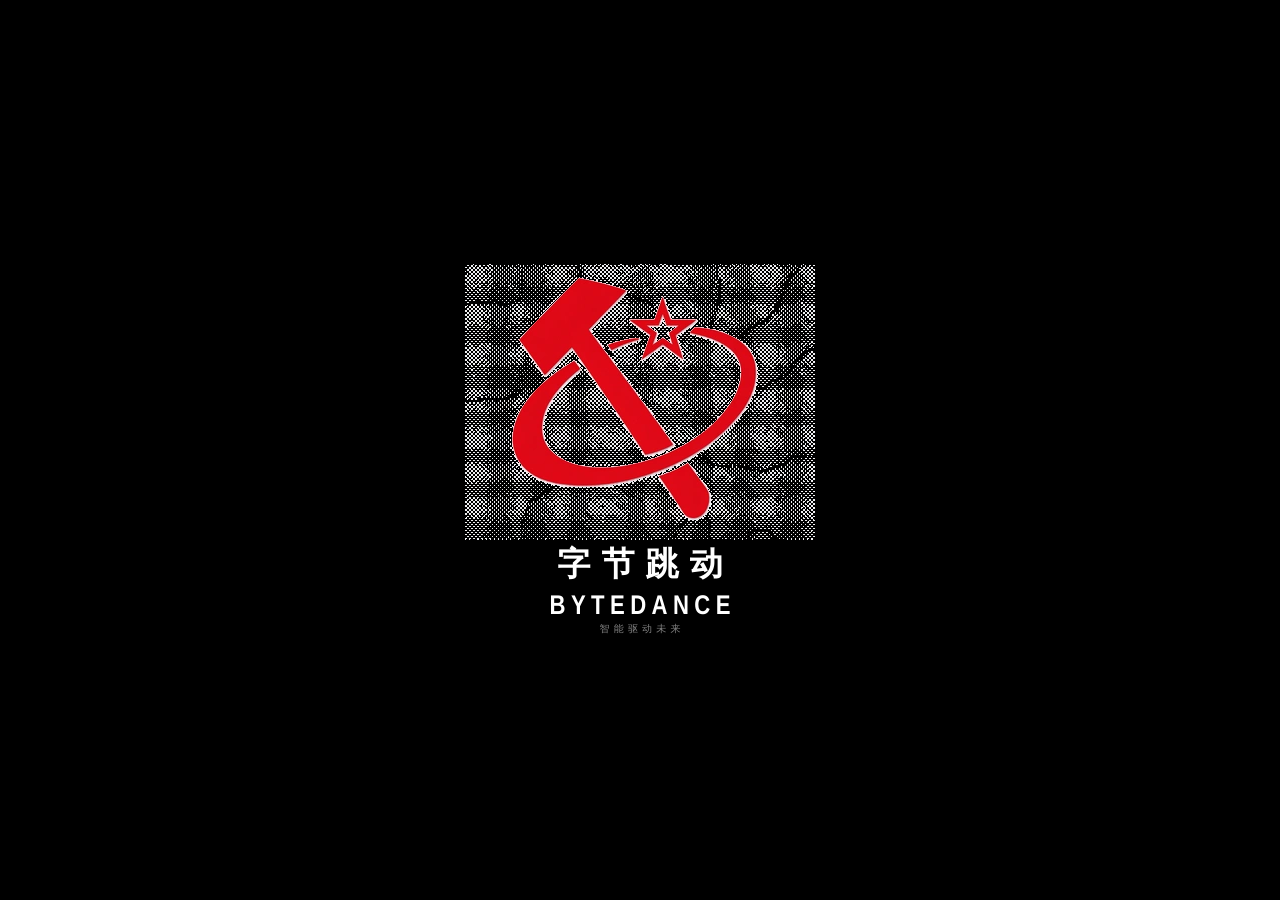
<file: preview/index.html>
<!doctype html>
<html lang="zh-CN">
<head>
<meta charset="utf-8">
<meta name="viewport" content="width=device-width, initial-scale=1">
<title>豆包炫酷启动 · 动画中</title>

<!-- 直接复用插件自己的运行时与样式，改 lib/ 下的文件刷新即可看到 -->
<link rel="stylesheet" href="../lib/splash.css">

<style>
  html, body { margin: 0; height: 100%; overflow: hidden; }
  body {
    background: #12131a;
    font-family: "Microsoft YaHei", "Segoe UI", system-ui, sans-serif;
    color: #e8e8ea;
  }

  /* ── 幕后的"DSH 主界面"假背景：只为让揭幕那一刻有东西可看 ─────────── */
  #mockApp { position: fixed; inset: 0; z-index: 1; display: flex; background: #f7f7f5; }
  #mockApp .side { width: 248px; background: #efeff0; border-right: 1px solid #e2e2e0; padding: 14px 12px; display: flex; flex-direction: column; gap: 8px; }
  #mockApp .brand { display: flex; align-items: center; gap: 8px; font-weight: 700; color: #2b2b2b; letter-spacing: .02em; margin-bottom: 6px; }
  #mockApp .brand svg { width: 20px; height: 20px; fill: #4d6bfe; }
  #mockApp .item { font-size: 13px; color: #55565a; padding: 7px 9px; border-radius: 8px; }
  #mockApp .item.on { background: #fff; color: #1d1d1f; box-shadow: 0 1px 2px rgba(0,0,0,.06); }
  #mockApp .main { flex: 1; display: flex; flex-direction: column; }
  #mockApp .top { height: 46px; border-bottom: 1px solid #e6e6e4; display: flex; align-items: center; padding: 0 18px; font-size: 13px; color: #6a6b6f; }
  #mockApp .body { flex: 1; padding: 28px 34px; display: flex; flex-direction: column; gap: 14px; }
  #mockApp .bubble { max-width: 620px; font-size: 13.5px; line-height: 1.75; color: #2c2d31; }
  #mockApp .bubble.me { align-self: flex-end; background: #e9eaf6; border-radius: 12px; padding: 10px 14px; }
  #mockApp .bubble.ai { background: #fff; border: 1px solid #e8e8e6; border-radius: 12px; padding: 14px 16px; }
  #mockApp .mockTag { position: absolute; right: 14px; bottom: 12px; font-size: 11px; color: #a9aaae; letter-spacing: .08em; }

  /* ── 预览控制台（浮在启动动画之上，方便边看边改）───────────────────── */
  #console {
    position: fixed; right: 16px; top: 16px; width: 320px; z-index: 2147483600;
    background: rgba(18, 19, 26, .93); border: 1px solid rgba(255,255,255,.14);
    border-radius: 12px; backdrop-filter: blur(8px);
    box-shadow: 0 18px 50px rgba(0,0,0,.45);
    font-size: 12.5px; overflow: hidden;
  }
  #console header {
    display: flex; align-items: center; justify-content: space-between;
    padding: 10px 12px; border-bottom: 1px solid rgba(255,255,255,.1);
    font-weight: 600; letter-spacing: .06em; font-size: 12px;
  }
  #console header .dot { display:inline-block; width:7px; height:7px; border-radius:50%; background:#ff7500; margin-right:7px; vertical-align:1px; }
  #console .pane { padding: 12px; display: flex; flex-direction: column; gap: 10px; max-height: 74vh; overflow: auto; }
  #console .row { display: flex; flex-direction: column; gap: 5px; }
  #console .row2 { display: grid; grid-template-columns: 1fr 1fr; gap: 8px; }
  #console label { color: #a9aab2; font-size: 11px; letter-spacing: .04em; }
  #console input[type=text], #console select {
    width: 100%; box-sizing: border-box; background: rgba(255,255,255,.07);
    border: 1px solid rgba(255,255,255,.16); color: #f2f2f5; border-radius: 7px;
    padding: 6px 9px; font: inherit; outline: none;
  }
  #console input[type=text]:focus, #console select:focus { border-color: #ff7500; }
  #console input[type=range] { width: 100%; accent-color: #ff7500; }
  #console .chk { display: flex; align-items: center; gap: 8px; color: #d6d6dd; }
  #console .chk input { accent-color: #ff7500; }
  #console .btns { display: flex; gap: 8px; flex-wrap: wrap; }
  #console button {
    flex: 1 1 auto; border: 1px solid rgba(255,255,255,.2); background: rgba(255,255,255,.06);
    color: #f0f0f4; border-radius: 8px; padding: 7px 12px; font: inherit; font-size: 12.5px; cursor: pointer;
    white-space: nowrap;
  }
  #console button:hover { border-color: #ff7500; color: #fff; }
  #console button.primary { background: #ff7500; border-color: #ff7500; color: #14151b; font-weight: 600; }
  #console button.ghost { flex: 0 0 auto; padding: 4px 9px; font-size: 11px; color: #a9aab2; }
  #console .note { color: #8b8c95; font-size: 11px; line-height: 1.6; }
  #console .steps { display: flex; flex-direction: column; gap: 4px; color: #b9bac2; font-size: 11.5px; }
  #console .steps b { color: #fff; font-weight: 600; }
  #console.collapsed .pane { display: none; }

  /* 豆包启动器改造：隐藏调试控制台 */
  #console { display: none !important; }

  /* ── 设置面板模拟（DSH 设置页里的那一节）──────────────────────────── */
  #settingsMock {
    position: fixed; inset: 0; z-index: 2147483700; display: none;
    background: rgba(10, 11, 16, .55); backdrop-filter: blur(3px);
    align-items: center; justify-content: center;
  }
  #settingsMock.open { display: flex; }
  #settingsMock .dlg {
    width: min(940px, 92vw); height: min(640px, 88vh); background: #ffffff; border-radius: 14px;
    display: flex; overflow: hidden; box-shadow: 0 30px 90px rgba(0,0,0,.5); color: #23242a;
  }
  #settingsMock .dlgNav { width: 208px; background: #f6f6f7; border-right: 1px solid #e8e8ea; padding: 16px 10px; display: flex; flex-direction: column; gap: 3px; }
  #settingsMock .dlgNav .t { font-size: 12px; font-weight: 700; color: #23242a; padding: 4px 10px 10px; }
  #settingsMock .dlgNav .n { font-size: 13px; color: #55565e; padding: 7px 10px; border-radius: 8px; }
  #settingsMock .dlgNav .n.on { background: #ebebee; color: #17181d; font-weight: 600; }
  #settingsMock .dlgBody { flex: 1; display: flex; flex-direction: column; min-width: 0; }
  #settingsMock .dlgHead { padding: 18px 24px 12px; border-bottom: 1px solid #ededf0; display: flex; align-items: center; justify-content: space-between; }
  #settingsMock .dlgHead h3 { margin: 0; font-size: 16px; }
  #settingsMock .dlgHead .x { cursor: pointer; color: #8a8b93; font-size: 18px; line-height: 1; }
  #settingsMock .dlgContent { flex: 1; overflow: auto; padding: 18px 24px 26px; }

  /* 设置节样式（对应 lib/client.js 里注入的那套 __ss_* 样式）*/
  .__ss_root { max-width: 620px; display: flex; flex-direction: column; gap: 14px; font-size: 13px; color: #23242a; }
  .__ss_lead { font-size: 12px; line-height: 1.65; color: #8a8b93; }
  .__ss_group { border: 1px solid #e6e6ea; border-radius: 10px; padding: 12px 14px; display: flex; flex-direction: column; gap: 11px; }
  .__ss_groupTitle { font-size: 11px; font-weight: 600; letter-spacing: .08em; text-transform: uppercase; color: #8a8b93; }
  .__ss_field { display: flex; flex-direction: column; gap: 5px; }
  .__ss_label { font-size: 12px; font-weight: 600; }
  .__ss_hint { font-size: 11px; line-height: 1.55; color: #8a8b93; }
  .__ss_row { display: flex; align-items: center; gap: 10px; flex-wrap: wrap; }
  .__ss_two { display: grid; grid-template-columns: 1fr 1fr; gap: 10px; }
  .__ss_check { display: flex; align-items: flex-start; gap: 8px; cursor: pointer; }
  .__ss_checkText { display: flex; flex-direction: column; gap: 2px; }
  .__ss_input, .__ss_select { border: 1px solid #dcdce2; background: #fff; color: #23242a; border-radius: 8px; padding: 6px 10px; font: inherit; font-size: 13px; box-sizing: border-box; width: 100%; outline: none; }
  .__ss_inputMono { font-family: ui-monospace, Consolas, monospace; font-size: 12px; letter-spacing: .06em; }
  .__ss_actions { display: flex; gap: 8px; align-items: center; flex-wrap: wrap; }
  .__ss_btn { border: 1px solid #dcdce2; background: #fff; color: #23242a; border-radius: 8px; padding: 6px 14px; font: inherit; font-size: 13px; cursor: pointer; }
  .__ss_btnPrimary { background: #3964fe; border-color: #3964fe; color: #fff; }
  .__ss_status { font-size: 12px; color: #8a8b93; }
  .__ss_preview { border: 1px dashed #dcdce2; border-radius: 10px; padding: 10px 12px; display: flex; align-items: center; justify-content: space-between; gap: 12px; }
  .__ss_previewText { font-size: 12px; color: #8a8b93; line-height: 1.5; }
  .__ss_swatch { width: 38px; height: 26px; padding: 0; border: 1px solid #dcdce2; border-radius: 6px; background: transparent; cursor: pointer; }
</style>
</head>
<body>

<!-- ── 揭幕之后的假 DSH 主界面 ──────────────────────────────────────────── -->
<div id="mockApp">
  <div class="side">
    <div class="brand">
      <svg viewBox="0 0 50 50" aria-hidden="true"><path fill-rule="nonzero" d="M48.8354 10.0479C48.3232 9.79199 48.1025 10.2798 47.8032 10.5278C47.7007 10.6079 47.6143 10.7119 47.5273 10.8076C46.7793 11.624 45.9048 12.1597 44.7622 12.0957C43.0923 12 41.666 12.5356 40.4058 13.8398C40.1377 12.2319 39.2476 11.272 37.8926 10.6558C37.1836 10.3359 36.4668 10.0156 35.9702 9.31982C35.6235 8.82373 35.5293 8.27197 35.356 7.72754C35.2456 7.3999 35.1353 7.06396 34.7651 7.00781C34.3633 6.94385 34.2056 7.2876 34.0479 7.57568C33.418 8.75195 33.1733 10.0479 33.1973 11.3599C33.2524 14.312 34.4736 16.6641 36.8999 18.3359C37.1758 18.5278 37.2466 18.7197 37.1597 19C36.9946 19.5757 36.7974 20.1357 36.624 20.7119C36.5137 21.0801 36.3486 21.1597 35.9624 21C34.6309 20.4321 33.481 19.5918 32.4644 18.5757C30.7393 16.8721 29.1792 14.9917 27.2334 13.52C26.7764 13.1758 26.3193 12.856 25.8467 12.5518C23.8618 10.584 26.1069 8.96777 26.627 8.77588C27.1704 8.57568 26.8159 7.8877 25.0591 7.896C23.3022 7.90381 21.6953 8.50391 19.647 9.30371C19.3477 9.42383 19.0322 9.51172 18.7095 9.58398C16.8501 9.22363 14.9199 9.14355 12.9033 9.37598C9.10596 9.80762 6.07275 11.6396 3.84326 14.7681C1.16455 18.5278 0.53418 22.7998 1.30664 27.2559C2.11768 31.9521 4.46582 35.8398 8.07373 38.8799C11.8159 42.0322 16.1255 43.5762 21.041 43.2803C24.0269 43.104 27.3516 42.6963 31.1016 39.4561C32.0469 39.936 33.0396 40.1279 34.686 40.272C35.9546 40.3921 37.1758 40.208 38.1211 40.0078C39.6021 39.688 39.4995 38.2881 38.9639 38.0322C34.623 35.9678 35.5762 36.8081 34.71 36.1279C36.9155 33.4639 40.2402 30.6958 41.54 21.728C41.6426 21.0161 41.5557 20.5679 41.54 19.9917C41.5322 19.6396 41.6108 19.5039 42.0049 19.4639C43.0923 19.3359 44.1479 19.0317 45.1167 18.4878C47.9292 16.9199 49.064 14.3438 49.3315 11.2559C49.3711 10.7837 49.3237 10.2959 48.8354 10.0479ZM24.3262 37.8398C20.1196 34.4639 18.0791 33.3521 17.2358 33.3999C16.4482 33.4482 16.5898 34.3682 16.7632 34.9678C16.9443 35.5601 17.1812 35.9683 17.5117 36.4878C17.7402 36.832 17.8979 37.3442 17.2832 37.728C15.9282 38.584 13.5728 37.4399 13.4624 37.3838C10.7207 35.7358 8.42822 33.5601 6.81348 30.584C5.25342 27.7197 4.34766 24.6479 4.19775 21.3677C4.1582 20.5757 4.38672 20.2959 5.15869 20.1519C6.17529 19.96 7.22314 19.9199 8.23926 20.0718C12.5327 20.7119 16.1885 22.6719 19.2529 25.7759C21.002 27.5439 22.3252 29.6558 23.6885 31.7202C25.1377 33.9121 26.6978 36 28.6831 37.7119C29.3843 38.312 29.9434 38.7681 30.479 39.104C28.8643 39.2881 26.1699 39.3281 24.3262 37.8398ZM26.3433 24.6001C26.3433 24.248 26.6191 23.9678 26.9658 23.9678C27.0444 23.9678 27.1152 23.9839 27.1782 24.0078C27.2651 24.04 27.3438 24.0879 27.4067 24.1602C27.5171 24.272 27.5801 24.4321 27.5801 24.6001C27.5801 24.9521 27.3042 25.2319 26.9575 25.2319C26.6108 25.2319 26.3433 24.9521 26.3433 24.6001ZM32.6064 27.8799C32.2046 28.0479 31.8027 28.1919 31.4165 28.208C30.8179 28.2397 30.1641 27.9922 29.8096 27.688C29.2583 27.2158 28.8643 26.9521 28.6987 26.1279C28.6279 25.7759 28.6675 25.2319 28.7305 24.9199C28.8721 24.248 28.7144 23.8159 28.2495 23.4238C27.8716 23.104 27.3911 23.0161 26.8633 23.0161C26.666 23.0161 26.4849 22.9277 26.3511 22.856C26.1304 22.7441 25.9492 22.4639 26.1226 22.1201C26.1777 22.0078 26.4458 21.7358 26.5088 21.688C27.2256 21.272 28.0527 21.4077 28.8169 21.7197C29.5259 22.0161 30.0615 22.5601 30.834 23.3281C31.6216 24.2559 31.7632 24.5117 32.2124 25.208C32.5669 25.752 32.8901 26.312 33.1104 26.9521C33.2446 27.3521 33.0713 27.6802 32.6064 27.8799Z"/></svg>
      <span>豆包</span>
    </div>
    <div class="item">＋ 新建会话</div>
    <div class="item on">启动确认完成</div>
    <div class="item">工作台</div>
    <div class="item">文档 · 表格 · 会议</div>
    <div class="item">智能体</div>
    <div class="item">⚙ 设置</div>
    <div class="mockTag">豆包工作台 · 欢迎回来</div>
  </div>
  <div class="main">
    <div class="top">豆包 · 工作台</div>
    <div class="body">
      <div class="bubble me">身份核验通过，准备开工。</div>
      <div class="bubble ai">
        访问授权完成 · 欢迎进入豆包工作台。<br>
        启动动画已就绪：黑幕标识 → 过曝洗白 → 技术档案底板 →<br>
        需要访问许可 / 身份资料确认 / 接收访问需求 / 读取完毕 / 验证通过 / 欢迎访问。<br>
        右下角立绘与身份名称可在启动器里修改。
      </div>
    </div>
  </div>
</div>

<!-- ── 启动动画挂载点：必须和 Host 注入的 index.html 结构一致 ───────────── -->
<div id="dsh-startup-root" class="dsu-root dsu-boot"></div>

<script src="../config.js"></script>
<script>
  /* 离线预览：让运行时知道去哪里重新加载自己 */
  window.__DSH_STARTUP_SCRIPT_URL__ = '../lib/splash.js';

  /* ── 读取小白设置（优先从设置页面保存的 localStorage 读）── */
  var savedCfg = {};
  try {
    savedCfg = JSON.parse(localStorage.getItem('doubao_launcher_config') || '{}');
  } catch (e) { savedCfg = {}; }

  /* 合并默认配置 + config.js + 设置页面保存的配置
     注意：旧的 voiceType 可能是 5 个选项的旧值，强制重置为新的 3 选项默认 */
  var cfg = Object.assign({}, window.__MY_CONFIG__ || {}, savedCfg);
  var voiceMap = ['', 'mozhe-xh', 'pessimistic-ru'];

  /* 强制默认：如果是旧配置或者没设置，就用墨者新鸿 */
  if (cfg.voiceType === undefined || cfg.voiceType === null || cfg.voiceType === '') {
    cfg.voiceType = 1;
  }
  /* 旧的 voiceType 可能是 0-4 的旧值，大于 2 的都重置为 1（墨者新鸿） */
  if (cfg.voiceType > 2) {
    cfg.voiceType = 1;
  }

  window.__DSH_STARTUP__ = {
    enabled: true,
    mode: 'session',
    theme: 'light',
    speed: 1,
    requireInteraction: false,
    allowSkip: true,
    sound: true,
    voice: true,
    voiceLang: 'zh',
    voiceName: voiceMap[cfg.voiceType || 0],
    voiceRate: 0.88,
    voicePitch: 0.85,
    identity: 'Doubao',
    identityId: 'A000001',
    accessLevel: '最高权限',
    brand1: cfg.brandName || '豆包智能体',
    brand2: cfg.brandSub || 'DOUBAO ASSISTANT',
    brand3a: cfg.brandName || '豆包',
    brand3b: cfg.brandSlogan || 'AI 助手',
    orgZh: cfg.orgName || '字节跳动',
    orgEn: 'BYTEDANCE',
    orgSub: '智能驱动未来',
    welcomeBox: cfg.welcomeText || '欢迎使用豆包',
    footer: cfg.footerText || 'POWERED BY DOUBAO',
    mascot: cfg.mascotType || 0,
    logoColor: cfg.logoColor || 'red',
    accent: cfg.mainColor || '#c70000',
    glitchA: cfg.mainColor || '#ff3b30',
    glitchB: cfg.mainColor || '#ce0912'
  };
  document.documentElement.classList.add('dsu-lock');
</script>
<script defer src="../lib/asset-data.js"></script>
<script defer src="../lib/splash.js"></script>

<!-- ── 预览控制台 ───────────────────────────────────────────────────────── -->
<div id="console">
  <header>
    <span><span class="dot"></span>启动动画 · 离线预览</span>
    <button class="ghost" id="btnCollapse" type="button">收起</button>
  </header>
  <div class="pane">
    <div class="row">
      <label>身份名称（终幕「欢迎 xxx 访问」）</label>
      <input type="text" id="fIdentity" value="JOYCE MOORE" maxlength="48">
    </div>
    <div class="row2">
      <div class="row">
        <label>身份编号</label>
        <input type="text" id="fId" value="0087" maxlength="12">
      </div>
      <div class="row">
        <label>权限等级</label>
        <input type="text" id="fLevel" value="3" maxlength="32">
      </div>
    </div>
    <div class="row2">
      <div class="row">
        <label>主题</label>
        <select id="fTheme">
          <option value="light">浅色（参考片原色）</option>
          <option value="dark">深色</option>
        </select>
      </div>
      <div class="row">
        <label>速度 <span id="fSpeedVal">1.00×</span></label>
        <input type="range" id="fSpeed" min="0.35" max="3" step="0.05" value="1">
      </div>
    </div>
    <div class="chk"><input type="checkbox" id="fInteract" checked><label for="fInteract">需要人工确认（第 1、2 步停下来等按钮）</label></div>
    <div class="chk"><input type="checkbox" id="fSkip" checked><label for="fSkip">允许跳过（右上角 SKIP / Esc）</label></div>

    <div style="border-top:1px solid rgba(255,255,255,.1);padding-top:10px;display:flex;flex-direction:column;gap:10px">
      <div class="chk"><input type="checkbox" id="fVoice" checked><label for="fVoice"><b>女声播报</b>（念每一行的英文）</label></div>
      <div class="row2">
        <div class="row">
          <label>播报语言</label>
          <select id="fVoiceLang">
            <option value="en" selected>英语（照参考片）</option>
            <option value="zh">中文</option>
            <option value="both">中英各念一遍</option>
          </select>
        </div>
        <div class="row">
          <label>语速 <span id="fVRateVal">0.88×</span></label>
          <input type="range" id="fVRate" min="0.5" max="2" step="0.05" value="0.88">
        </div>
      </div>
      <div class="row">
        <label>音色 <span id="voiceNote" style="color:#8b8c95"></span></label>
        <div style="display:flex;gap:8px">
          <select id="fVoiceName" style="flex:1"><option value="">自动（优先女声）</option></select>
          <button type="button" id="btnSample" style="flex:0 0 auto">试听</button>
        </div>
      </div>
      <div class="row">
        <label>音调 <span id="fVPitchVal">0.85</span></label>
        <input type="range" id="fVPitch" min="0" max="2" step="0.05" value="0.85">
      </div>
      <div class="row">
        <label>开口前留白 <span id="fVLeadVal">240 ms</span></label>
        <input type="range" id="fVLead" min="0" max="800" step="20" value="240">
      </div>
      <div class="chk"><input type="checkbox" id="fVoiceCue" checked><label for="fVoiceCue">播报前提示音（两声轻提示，AI 感的关键）</label></div>
      <div class="chk"><input type="checkbox" id="fSound" checked><label for="fSound">界面音效（咔哒 / 确认音 / 扫频 / 和声钟）</label></div>
      <div style="display:flex;gap:8px">
        <button type="button" id="btnAiPreset" style="flex:1">↺ 套用「电影旁白」档（0.88 / 0.85 / 提示音 + 留白）</button>
      </div>
    </div>

    <div class="btns">
      <button class="primary" id="btnReplay" type="button">↻ 重播动画</button>
      <button id="btnSkip" type="button">跳过</button>
      <button id="btnSettings" type="button">设置面板预览</button>
    </div>

    <div class="note">
      六段序列：<b>需要访问许可</b> → 身份资料确认 → 接收访问需求 → 读取完毕 → 验证通过 → 欢迎 xxx 访问。
      第 1、2 步可交互（按钮 / Enter / 空格）。
    </div>
    <div class="note">离线预览不写入 DSH；正式插件的配置存在 <code>~/.dsh/dsh-startup.json</code>。</div>
  </div>
</div>

<!-- ── DSH 设置页模拟 ───────────────────────────────────────────────────── -->
<div id="settingsMock">
  <div class="dlg">
    <div class="dlgNav">
      <div class="t">设置</div>
      <div class="n">通用</div>
      <div class="n">模型</div>
      <div class="n">主题</div>
      <div class="n">插件</div>
      <div class="n on">启动动画</div>
      <div class="n">人设与记忆</div>
      <div class="n">表情包</div>
    </div>
    <div class="dlgBody">
      <div class="dlgHead">
        <h3>启动动画</h3>
        <span class="x" id="btnCloseSettings">✕</span>
      </div>
      <div class="dlgContent">
        <div class="__ss_root">
          <div class="__ss_lead">启动界面：黑幕 DeepSeek 标识 → 过曝洗白 → 技术档案底板 → 交互式访问授权序列（需要访问许可 / 身份资料确认 / 接收访问需求 / 读取完毕 / 验证通过 / 欢迎 xxx 访问）。中文主字 + 英文等宽字幕，风格取自参考片。</div>

          <div class="__ss_group">
            <div class="__ss_groupTitle">播放</div>
            <label class="__ss_check"><input type="checkbox" checked id="sEnabled"><span class="__ss_checkText"><span>启用启动动画</span><span class="__ss_hint">关闭后直接进主界面，不再显示启动界面。</span></span></label>
            <div class="__ss_field"><label class="__ss_label">播放时机</label>
              <select class="__ss_select" id="sMode">
                <option value="session" selected>每次打开都播放</option>
                <option value="daily">每天一次</option>
              </select>
            </div>
            <div class="__ss_field"><label class="__ss_label">速度倍率</label>
              <div class="__ss_row"><input type="range" min="0.35" max="3" step="0.05" value="1" style="flex:1 1 240px" id="sSpeed"><span class="__ss_status" id="sSpeedVal">1.00×</span></div>
              <div class="__ss_hint">0.35 慢放 · 1 原速 · 3 快放；参考片时长约 27 秒，默认整套约 16 秒。</div>
            </div>
          </div>

          <div class="__ss_group">
            <div class="__ss_groupTitle">身份资料</div>
            <div class="__ss_field"><label class="__ss_label">身份名称</label>
              <input class="__ss_input" type="text" id="sIdentity" value="JOYCE MOORE" maxlength="64">
              <div class="__ss_hint">终幕「欢迎 xxx 访问 / WELCOME, XXX」里的 xxx，也出现在第二步的身份卡上。</div>
            </div>
            <div class="__ss_two">
              <div class="__ss_field"><label class="__ss_label">身份编号</label><input class="__ss_input __ss_inputMono" type="text" id="sId" value="0087"><div class="__ss_hint">显示在身份卡上，建议用数字编号（如 0087）。</div></div>
              <div class="__ss_field"><label class="__ss_label">权限等级</label><input class="__ss_input __ss_inputMono" type="text" id="sLevel" value="3"></div>
            </div>
          </div>

          <div class="__ss_group">
            <div class="__ss_groupTitle">交互</div>
            <label class="__ss_check"><input type="checkbox" checked id="sInteract"><span class="__ss_checkText"><span>需要人工确认</span><span class="__ss_hint">第 1、2 步停下来等按钮 / Enter / 空格；关闭则整段自动播放。</span></span></label>
            <label class="__ss_check"><input type="checkbox" checked id="sSkip"><span class="__ss_checkText"><span>允许跳过</span><span class="__ss_hint">右上角显示 SKIP，按 Esc 也能直接进主界面。</span></span></label>
            <label class="__ss_check"><input type="checkbox" id="sSound"><span class="__ss_checkText"><span>音效</span><span class="__ss_hint">默认关闭；开启后交互确认时有轻微电子音。</span></span></label>
          </div>

          <div class="__ss_group">
            <div class="__ss_groupTitle">视觉</div>
            <div class="__ss_field"><label class="__ss_label">主题</label>
              <select class="__ss_select" id="sTheme">
                <option value="light" selected>浅色 · 暖白档案底板（参考片原色）</option>
                <option value="dark">深色 · 暗底板</option>
              </select>
            </div>
            <div class="__ss_two">
              <div class="__ss_field"><label class="__ss_label">强调色 · 橙</label><div class="__ss_row"><input class="__ss_swatch" type="color" value="#ff7500" id="sAccent"><span class="__ss_status">#ff7500</span></div></div>
              <div class="__ss_field"><label class="__ss_label">故障色 · 蓝</label><div class="__ss_row"><input class="__ss_swatch" type="color" value="#2971b8" id="sGlitch"><span class="__ss_status">#2971b8</span></div></div>
            </div>
          </div>

          <div class="__ss_group">
            <div class="__ss_groupTitle">文案</div>
            <div class="__ss_two">
              <div class="__ss_field"><label class="__ss_label">左上 · 主标题</label><input class="__ss_input" type="text" value="DEEPSEEK" id="sBrand1"></div>
              <div class="__ss_field"><label class="__ss_label">左上 · 产品行</label><div class="__ss_row"><input class="__ss_input" type="text" value="HARNESS" id="sBrand3a" style="flex:1"><span class="__ss_status">+</span><input class="__ss_input" type="text" value="OS" id="sBrand3b" style="flex:0 0 60px"></div></div>
            </div>
            <div class="__ss_field"><label class="__ss_label">左上 · 副标题</label><input class="__ss_input" type="text" value="SYNTHESIZE INTELLIGENCE" maxlength="40" id="sBrand2"></div>
            <div class="__ss_two">
              <div class="__ss_field"><label class="__ss_label">黑幕 · 中文</label><input class="__ss_input" type="text" value="深度求索" id="sOrgZh"></div>
              <div class="__ss_field"><label class="__ss_label">黑幕 · 英文</label><input class="__ss_input __ss_inputMono" type="text" value="DEEPSEEK" id="sOrgEn"></div>
            </div>
            <div class="__ss_two">
              <div class="__ss_field"><label class="__ss_label">黑幕 · 小字</label><input class="__ss_input __ss_inputMono" type="text" value="DEEPSEEK HARNESS" id="sOrgSub"></div>
              <div class="__ss_field"><label class="__ss_label">终幕 · 黑框</label><input class="__ss_input" type="text" value="DEEPSEEK HARNESS" id="sWelcomeBox"></div>
            </div>
            <div class="__ss_field"><label class="__ss_label">右下 · 页脚</label><input class="__ss_input __ss_inputMono" type="text" value="POWERED BY DEEPSEEK" id="sFooter"></div>
          </div>

          <div class="__ss_preview">
            <div class="__ss_previewText">预览会按当前「已保存」的配置重播一次。<br><span style="opacity:.75">配置文件：C:\Users\&lt;you&gt;\.dsh\dsh-startup.json</span></div>
            <button class="__ss_btn" id="sPreview" type="button">立即预览</button>
          </div>

          <div class="__ss_actions">
            <button class="__ss_btn __ss_btnPrimary" id="sSave" type="button">保存</button>
            <button class="__ss_btn" id="sReset" type="button">恢复默认</button>
            <button class="__ss_btn" id="sReload" type="button">放弃修改</button>
            <span class="__ss_status" id="sNotice"></span>
          </div>
        </div>
      </div>
    </div>
  </div>
</div>

<script>
(function () {
  'use strict';
  var $ = function (id) { return document.getElementById(id); };

  function applyConfig() {
    var c = window.__DSH_STARTUP__;
    c.identity = $('fIdentity').value || 'JOYCE MOORE';
    c.identityId = $('fId').value || '';
    c.accessLevel = $('fLevel').value || '3';
    c.theme = $('fTheme').value;
    c.speed = Number($('fSpeed').value);
    c.requireInteraction = $('fInteract').checked;
    c.allowSkip = $('fSkip').checked;
    c.voice = $('fVoice').checked;
    c.voiceLang = $('fVoiceLang').value;
    c.voiceName = $('fVoiceName').value;
    c.voiceCue = $('fVoiceCue').checked;
    c.voiceLead = Number($('fVLead').value);
    $('fVLeadVal').textContent = c.voiceLead + ' ms';
    c.voiceRate = Number($('fVRate').value);
    c.voicePitch = Number($('fVPitch').value);
    c.voiceCue = $('fVoiceCue').checked;
    c.sound = $('fSound').checked;
    $('fSpeedVal').textContent = Number(c.speed).toFixed(2) + '×';
    $('fVRateVal').textContent = Number(c.voiceRate).toFixed(2) + '×';
    $('fVPitchVal').textContent = Number(c.voicePitch).toFixed(2);
  }

  function replay() {
    applyConfig();
    if (window.__DSH_STARTUP_API__ && window.__DSH_STARTUP_API__.replay) {
      window.__DSH_STARTUP_API__.replay();
    }
  }

  /* 控制台里输完立刻生效需要重播；这里做成"改完点重播"，避免打字打到一半动画重启 */
  ['fIdentity', 'fId', 'fLevel', 'fTheme', 'fSpeed', 'fInteract', 'fSkip'].forEach(function (id) {
    $(id).addEventListener('input', function () {
      // 只更新显示，不打断正在播放的动画
      $('fSpeedVal').textContent = Number($('fSpeed').value).toFixed(2) + '×';
    });
  });

  /* ── 音色列表（女声排前面）+ 试听 ──────────────────────────────────── */
  var NATURAL_HINTS = ['natural','neural','online','premium','enhanced','siri','google'];
  var FEMALE_HINTS = ['aria','jenny','michelle','emma','ava','libby','sonia','maisie',
    'zira','samantha','karen','moira','tessa','victoria','serena','allison','susan','fiona','hazel','female','woman',
    'xiaoxiao','xiaoyi','xiaomo','huihui','yaoyao','晓晓','晓伊','女声'];
  var MALE_HINTS = ['david','mark','guy','ryan','george','daniel','alex','fred','male','yunxi','yunjian','kangkang'];
  function hits(n, list) { for (var i = 0; i < list.length; i++) { if (n.indexOf(list[i]) !== -1) return true; } return false; }
  function readVoices() {
    try {
      var ss = window.speechSynthesis;
      if (!ss || !ss.getVoices) return [];
      var list = (ss.getVoices() || []).map(function (v, i) {
        var n = String(v.name || '').toLowerCase();
        var sc = (hits(n, NATURAL_HINTS) ? 60 : 0) + (hits(n, FEMALE_HINTS) ? 40 : 0)
          - (hits(n, MALE_HINTS) ? 45 : 0) + (String(v.lang || '').indexOf('en') === 0 ? 25 : 0);
        return { v: v, sc: sc, i: i };
      });
      list.sort(function (a, b) { return a.sc !== b.sc ? b.sc - a.sc : a.i - b.i; });
      return list.map(function (x) { return x.v; });
    } catch (e) { return []; }
  }
  function fillVoices() {
    var sel = document.getElementById('fVoiceName'), cur = sel.value;
    var list = readVoices();
    sel.innerHTML = '<option value="">自动（优先女声）</option>';
    list.forEach(function (v) {
      var o = document.createElement('option');
      o.value = v.name;
      var ln = String(v.name || '').toLowerCase();
      o.textContent = (hits(ln, NATURAL_HINTS) ? '★ ' : (hits(ln, FEMALE_HINTS) ? '♀ ' : '')) + v.name + ' · ' + (v.lang || '');
      sel.appendChild(o);
    });
    if (cur) sel.value = cur;
    document.getElementById('voiceNote').textContent =
      list.length ? ('本机 ' + list.length + ' 个音色') : '读不到音色';
  }
  fillVoices();
  try {
    if (window.speechSynthesis && window.speechSynthesis.addEventListener) {
      window.speechSynthesis.addEventListener('voiceschanged', fillVoices);
    }
  } catch (e) {}
  setTimeout(fillVoices, 600);

  function speakSample() {
    try {
      var ss = window.speechSynthesis;
      if (!ss) return;
      ss.cancel();
      var lang = document.getElementById('fVoiceLang').value;
      var u = new SpeechSynthesisUtterance(lang === 'zh' ? '需要访问许可，验证通过。' : 'Access permission required.');
      var name = document.getElementById('fVoiceName').value;
      var list = readVoices();
      for (var i = 0; i < list.length; i++) { if (list[i].name === name) { u.voice = list[i]; u.lang = list[i].lang; } }
      if (lang === 'zh' && !name) u.lang = 'zh-CN';
      u.rate = Number(document.getElementById('fVRate').value);
      u.pitch = Number(document.getElementById('fVPitch').value);
      ss.speak(u);
    } catch (e) {}
  }
  document.getElementById('btnSample').addEventListener('click', function (e) {
    e.stopPropagation();
    speakSample();
  });
  document.getElementById('btnAiPreset').addEventListener('click', function (e) {
    e.stopPropagation();
    document.getElementById('fVRate').value = 0.88;
    document.getElementById('fVPitch').value = 0.85;
    document.getElementById('fVoiceName').value = '';
    document.getElementById('fVoiceCue').checked = true;
    document.getElementById('fVLead').value = 240;
    document.getElementById('fVRateVal').textContent = '0.88×';
    document.getElementById('fVPitchVal').textContent = '0.85';
    document.getElementById('fVLeadVal').textContent = '240 ms';
    speakSample();
  });

  $('btnReplay').addEventListener('click', replay);
  $('btnSkip').addEventListener('click', function () {
    if (window.__DSH_STARTUP_API__ && window.__DSH_STARTUP_API__.skip) window.__DSH_STARTUP_API__.skip();
  });
  $('btnCollapse').addEventListener('click', function () {
    var box = $('console');
    box.classList.toggle('collapsed');
    this.textContent = box.classList.contains('collapsed') ? '展开' : '收起';
  });

  /* 控制台里的输入不该顺带触发启动动画的 Enter 确认 */
  $('console').addEventListener('keydown', function (e) { e.stopPropagation(); });

  /* ── 设置面板模拟 ───────────────────────────────────────────────────── */
  function openSettings() { $('settingsMock').classList.add('open'); }
  function closeSettings() { $('settingsMock').classList.remove('open'); }
  $('btnSettings').addEventListener('click', openSettings);
  $('btnCloseSettings').addEventListener('click', closeSettings);
  $('settingsMock').addEventListener('click', function (e) {
    if (e.target === $('settingsMock')) closeSettings();
  });
  $('settingsMock').addEventListener('keydown', function (e) { e.stopPropagation(); });

  /* 设置面板里的"立即预览"：关掉弹窗 + 按面板里的值重播 */
  function pullFromSettings() {
    $('fIdentity').value = $('sIdentity').value;
    $('fId').value = $('sId').value;
    $('fLevel').value = $('sLevel').value;
    $('fTheme').value = $('sTheme').value;
    $('fSpeed').value = $('sSpeed').value;
    $('fInteract').checked = $('sInteract').checked;
    $('fSkip').checked = $('sSkip').checked;
    applyConfig();
  }
  $('sIdentity').addEventListener('input', function () { $('fIdentity').value = this.value; });
  $('sSpeed').addEventListener('input', function () {
    $('sSpeedVal').textContent = Number(this.value).toFixed(2) + '×';
    $('fSpeed').value = this.value;
    $('fSpeedVal').textContent = Number(this.value).toFixed(2) + '×';
  });
  $('sPreview').addEventListener('click', function () { pullFromSettings(); closeSettings(); replay(); });
  $('sSave').addEventListener('click', function () {
    pullFromSettings();
    $('sNotice').textContent = '已保存（离线预览不落盘）。正式插件里写 ~/.dsh/dsh-startup.json。';
  });
  $('sReload').addEventListener('click', function () { $('sNotice').textContent = '已放弃修改。'; });
  $('sReset').addEventListener('click', function () {
    $('sIdentity').value = 'JOYCE MOORE'; $('sId').value = '0087';
    $('sLevel').value = '3'; $('sTheme').value = 'light';
    $('sSpeed').value = 1; $('sSpeedVal').textContent = '1.00×';
    $('sInteract').checked = true; $('sSkip').checked = true; $('sSound').checked = false;
    $('sBrand1').value = 'DEEPSEEK'; $('sBrand2').value = 'SYNTHESIZE INTELLIGENCE';
    $('sBrand3a').value = 'HARNESS'; $('sBrand3b').value = 'OS';
    $('sOrgZh').value = '深度求索'; $('sOrgEn').value = 'DEEPSEEK';
    $('sOrgSub').value = 'DEEPSEEK HARNESS'; $('sWelcomeBox').value = 'DEEPSEEK HARNESS';
    $('sFooter').value = 'POWERED BY DEEPSEEK';
    $('sNotice').textContent = '已恢复默认。';
  });

  /* 豆包启动器改造：动画播完（或用户跳过）后关闭动画窗口。
     优先走 pywebview 桥（全屏播放器），否则回退 window.close()/跳空白页。 */
  window.addEventListener('dsh-startup:done', function () {
    try {
      if (window.pywebview && window.pywebview.api && window.pywebview.api.log) {
        window.pywebview.api.log('PAGE: dsh-startup:done fired');
      }
    } catch (err) { /* noop */ }
    try {
      if (window.pywebview && window.pywebview.api && window.pywebview.api.finished) {
        window.pywebview.api.finished();
        return;
      }
    } catch (err) { /* noop */ }
    try { window.close() } catch (err) { /* noop */ }
    setTimeout(function () {
      try { window.location.replace('about:blank') } catch (err) { /* noop */ }
    }, 250);
  });

  /* 页面错误上报（诊断用） */
  window.addEventListener('error', function (e) {
    try {
      if (window.pywebview && window.pywebview.api && window.pywebview.api.log) {
        window.pywebview.api.log('PAGE_ERROR: ' + (e && e.message ? e.message : String(e)));
      }
    } catch (err) { /* noop */ }
  });

  /* Esc 交给启动动画处理跳过，这里不抢 */
})();
</script>
</body>
</html>
</file>
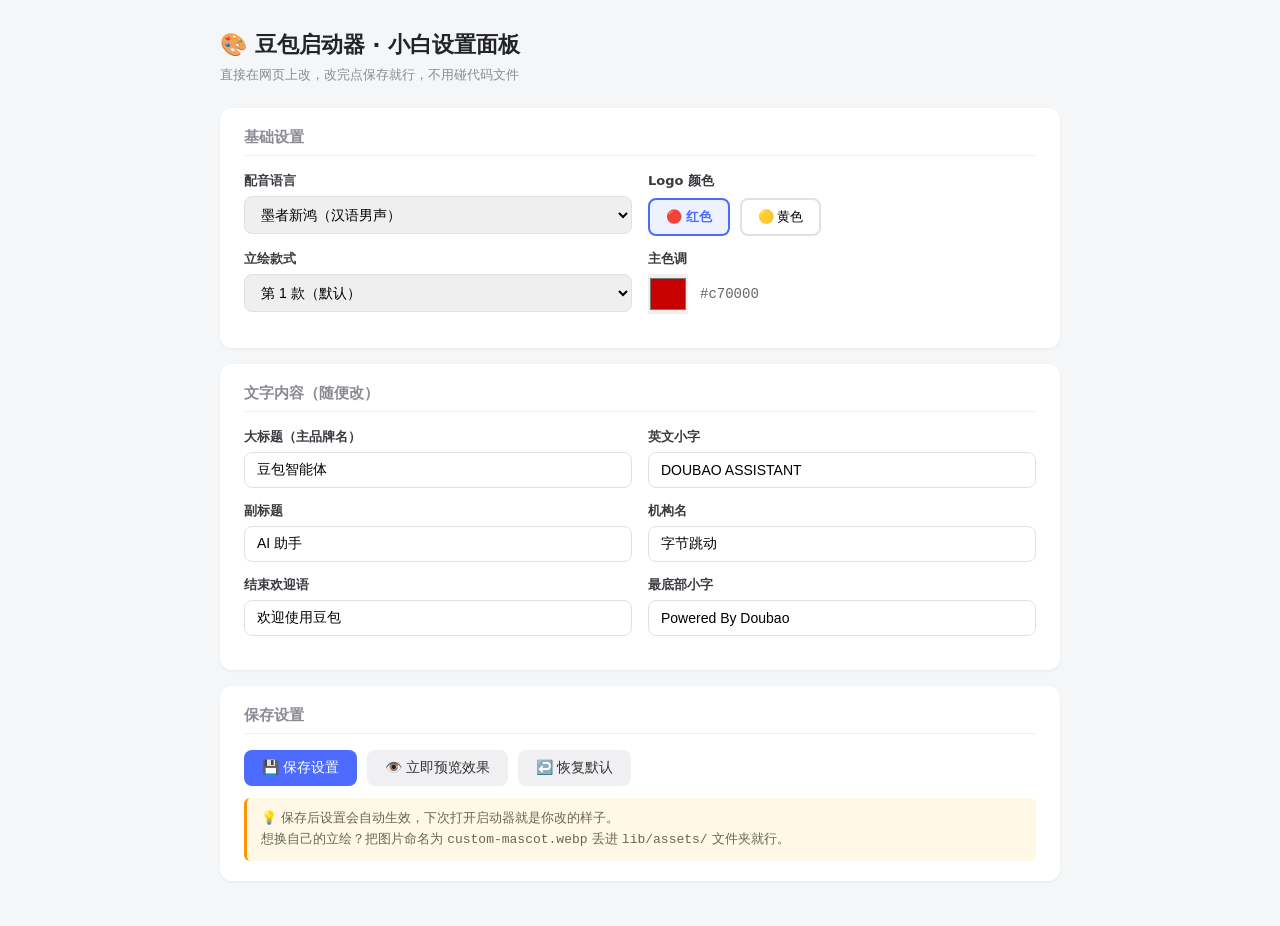
<file: 设置.html>
<!doctype html>
<html lang="zh-CN">
<head>
<meta charset="utf-8">
<title>豆包启动器 · 小白设置面板</title>
<style>
  * { box-sizing: border-box; margin: 0; padding: 0; }
  body {
    font-family: "Microsoft YaHei", "Segoe UI", system-ui, sans-serif;
    background: #f5f6f8;
    color: #23242a;
    padding: 30px;
    max-width: 900px;
    margin: 0 auto;
  }
  h1 {
    font-size: 22px;
    margin-bottom: 6px;
  }
  .subtitle {
    color: #8a8b93;
    font-size: 13px;
    margin-bottom: 24px;
  }
  .card {
    background: #fff;
    border-radius: 12px;
    padding: 20px 24px;
    margin-bottom: 16px;
    box-shadow: 0 1px 3px rgba(0,0,0,.06);
  }
  .card h2 {
    font-size: 15px;
    color: #8a8b93;
    font-weight: 600;
    margin-bottom: 16px;
    padding-bottom: 8px;
    border-bottom: 1px solid #f0f0f2;
  }
  .row {
    display: grid;
    grid-template-columns: 1fr 1fr;
    gap: 16px;
    margin-bottom: 14px;
  }
  .row.full { grid-template-columns: 1fr; }
  label {
    display: block;
    font-size: 13px;
    font-weight: 600;
    margin-bottom: 6px;
    color: #3a3b40;
  }
  input[type=text], select {
    width: 100%;
    padding: 9px 12px;
    border: 1px solid #e0e1e5;
    border-radius: 8px;
    font-size: 14px;
    outline: none;
    transition: border-color .2s;
  }
  input[type=text]:focus, select:focus {
    border-color: #4d6bfe;
  }
  .color-row {
    display: flex;
    align-items: center;
    gap: 12px;
  }
  .color-box {
    width: 40px;
    height: 40px;
    border-radius: 8px;
    border: 2px solid #e0e1e5;
    cursor: pointer;
  }
  .color-value {
    font-family: monospace;
    font-size: 14px;
    color: #666;
  }
  .btn-group {
    display: flex;
    gap: 10px;
    margin-top: 8px;
  }
  .btn {
    padding: 9px 18px;
    border-radius: 8px;
    border: none;
    font-size: 14px;
    cursor: pointer;
    font-weight: 500;
  }
  .btn-primary {
    background: #4d6bfe;
    color: #fff;
  }
  .btn-secondary {
    background: #f0f0f2;
    color: #333;
  }
  .btn:hover { opacity: .9; }
  .tip {
    background: #fff8e6;
    border-left: 3px solid #ff9500;
    padding: 10px 14px;
    border-radius: 6px;
    font-size: 13px;
    color: #665;
    margin-top: 12px;
    line-height: 1.6;
  }
  .option-btn {
    padding: 8px 16px;
    border: 2px solid #e0e1e5;
    border-radius: 8px;
    background: #fff;
    cursor: pointer;
    font-size: 13px;
    transition: all .2s;
  }
  .option-btn.active {
    border-color: #4d6bfe;
    background: #eef2ff;
    color: #4d6bfe;
    font-weight: 600;
  }
</style>
</head>
<body>

<h1>🎨 豆包启动器 · 小白设置面板</h1>
<div class="subtitle">直接在网页上改，改完点保存就行，不用碰代码文件</div>

<!-- 基本设置 -->
<div class="card">
  <h2>基础设置</h2>

  <div class="row">
    <div>
      <label>配音语言</label>
      <select id="voiceType">
        <option value="0">机械女声</option>
        <option value="1" selected>墨者新鸿（汉语男声）</option>
        <option value="2">俄语版</option>
      </select>
    </div>
    <div>
      <label>Logo 颜色</label>
      <div class="btn-group">
        <button class="option-btn active" data-logo="red">🔴 红色</button>
        <button class="option-btn" data-logo="yellow">🟡 黄色</button>
      </div>
    </div>
  </div>

  <div class="row">
    <div>
      <label>立绘款式</label>
      <select id="mascotType">
        <option value="0" selected>第 1 款（默认）</option>
        <option value="1">第 2 款</option>
        <option value="2">第 3 款</option>
        <option value="3">第 4 款</option>
        <option value="4">第 5 款</option>
        <option value="-1">不显示人物</option>
      </select>
    </div>
    <div>
      <label>主色调</label>
      <div class="color-row">
        <input type="color" id="mainColor" value="#c70000" style="width:40px;height:40px;border:none;cursor:pointer;padding:0;">
        <span class="color-value" id="mainColorValue">#c70000</span>
      </div>
    </div>
  </div>
</div>

<!-- 文字设置 -->
<div class="card">
  <h2>文字内容（随便改）</h2>

  <div class="row">
    <div>
      <label>大标题（主品牌名）</label>
      <input type="text" id="brandName" value="豆包智能体">
    </div>
    <div>
      <label>英文小字</label>
      <input type="text" id="brandSub" value="DOUBAO ASSISTANT">
    </div>
  </div>

  <div class="row">
    <div>
      <label>副标题</label>
      <input type="text" id="brandSlogan" value="AI 助手">
    </div>
    <div>
      <label>机构名</label>
      <input type="text" id="orgName" value="字节跳动">
    </div>
  </div>

  <div class="row">
    <div>
      <label>结束欢迎语</label>
      <input type="text" id="welcomeText" value="欢迎使用豆包">
    </div>
    <div>
      <label>最底部小字</label>
      <input type="text" id="footerText" value="Powered By Doubao">
    </div>
  </div>
</div>

<!-- 保存按钮 -->
<div class="card">
  <h2>保存设置</h2>
  <div class="btn-group">
    <button class="btn btn-primary" onclick="saveConfig()">💾 保存设置</button>
    <button class="btn btn-secondary" onclick="previewNow()">👁️ 立即预览效果</button>
    <button class="btn btn-secondary" onclick="resetConfig()">↩️ 恢复默认</button>
  </div>
  <div class="tip">
    💡 保存后设置会自动生效，下次打开启动器就是你改的样子。<br>
    想换自己的立绘？把图片命名为 <code>custom-mascot.webp</code> 丢进 <code>lib/assets/</code> 文件夹就行。
  </div>
</div>

<script>
  // 读取当前配置
  function loadConfig() {
    const saved = localStorage.getItem('doubao_launcher_config')
    if (saved) {
      const cfg = JSON.parse(saved)
      document.getElementById('voiceType').value = cfg.voiceType || 1
      document.getElementById('mascotType').value = cfg.mascotType || 0
      document.getElementById('brandName').value = cfg.brandName || '豆包智能体'
      document.getElementById('brandSub').value = cfg.brandSub || 'DOUBAO ASSISTANT'
      document.getElementById('brandSlogan').value = cfg.brandSlogan || 'AI 助手'
      document.getElementById('orgName').value = cfg.orgName || '字节跳动'
      document.getElementById('welcomeText').value = cfg.welcomeText || '欢迎使用豆包'
      document.getElementById('footerText').value = cfg.footerText || 'Powered By Doubao'
      document.getElementById('mainColor').value = cfg.mainColor || '#c70000'
      document.getElementById('mainColorValue').textContent = cfg.mainColor || '#c70000'
      // Logo 颜色按钮
      document.querySelectorAll('.option-btn').forEach(btn => {
        btn.classList.toggle('active', btn.dataset.logo === (cfg.logoColor || 'red'))
      })
    }
  }

  // 保存配置
  function saveConfig() {
    const cfg = {
      voiceType: parseInt(document.getElementById('voiceType').value),
      mascotType: parseInt(document.getElementById('mascotType').value),
      logoColor: document.querySelector('.option-btn.active').dataset.logo,
      brandName: document.getElementById('brandName').value,
      brandSub: document.getElementById('brandSub').value,
      brandSlogan: document.getElementById('brandSlogan').value,
      orgName: document.getElementById('orgName').value,
      welcomeText: document.getElementById('welcomeText').value,
      footerText: document.getElementById('footerText').value,
      mainColor: document.getElementById('mainColor').value,
    }
    localStorage.setItem('doubao_launcher_config', JSON.stringify(cfg))
    alert('✅ 设置已保存！\n\n下次打开启动器就是你改的样子了。')
  }

  // 立即预览
  function previewNow() {
    saveConfig()
    window.open('preview/index.html', '_blank')
  }

  // 恢复默认
  function resetConfig() {
    if (confirm('确定要恢复默认设置吗？')) {
      localStorage.removeItem('doubao_launcher_config')
      location.reload()
    }
  }

  // 颜色选择器同步显示
  document.getElementById('mainColor').addEventListener('input', e => {
    document.getElementById('mainColorValue').textContent = e.target.value
  })

  // Logo 颜色按钮切换
  document.querySelectorAll('.option-btn').forEach(btn => {
    btn.addEventListener('click', () => {
      document.querySelectorAll('.option-btn').forEach(b => b.classList.remove('active'))
      btn.classList.add('active')
    })
  })

  // 页面加载时读取配置
  loadConfig()
</script>

</body>
</html>
</file>
<file: lib/splash.css>
/* ============================================================================
 * dsh-startup-screen — 启动界面 / 启动动画样式
 * ----------------------------------------------------------------------------
 * 风格取自参考片（Hypergryph 式开机序列）：黑色序幕 → 灰白过曝洗白 → 暖白
 * "技术档案" 底板 → 等宽字距状态行 → 环形准星扫描 → WELCOME 版式 → 色散故障。
 *
 * 全部字体都取系统自带字体，零网络依赖：
 *   --dsu-din   Bahnschrift（Windows 10+ 自带 DIN 1451 风格，对应参考片里
 *               "RHINE LAB / SYNTHESIZE INFORMATION" 那种窄体技术字）
 *   --dsu-mono  Cascadia Mono / Consolas（对应参考片里的等宽字距小字）
 *   --dsu-zh    微软雅黑（对应参考片底部中文小字幕）
 * ========================================================================== */

/* Desktop 的原生标题栏探针在 body 下；启动期间让按钮底色透明，透出背景图。
   同时覆盖客户端自举和重播，解除 dsu-lock 后恢复宿主主题 token。 */
/* 启动期间把窗口按钮底色置透明。不依赖 data-windows-titlebar：
   探针可能在属性写入前就读过一次，那时规则不匹配，按钮会先画成不透明。 */
html.dsu-lock body,
html[data-windows-titlebar].dsu-lock body {
  --dsw-specific-sidebar-fill: transparent !important;
  --dsw-alias-label-primary: #fff !important;
}

#dsh-startup-root,
#dsh-startup-root *,
#dsh-startup-root *::before,
#dsh-startup-root *::after {
  box-sizing: border-box;
  margin: 0;
  padding: 0;
}

#dsh-startup-root {
  /* —— 配色（浅色 / 参考片色板）—— */
  --dsu-bg: #e5e3df;
  --dsu-bg-2: #eceae6;
  --dsu-ink: #0a0a0a;
  --dsu-ink-soft: #3a3936;
  --dsu-muted: #7a7873;
  --dsu-hair: rgba(10, 10, 10, 0.16);
  --dsu-hair-soft: rgba(10, 10, 10, 0.07);
  --dsu-accent: #ff7500;
  --dsu-glitch-a: #ff3b30;
  --dsu-glitch-b: #2971b8;
  --dsu-box-bg: #0a0a0a;
  --dsu-box-ink: #ffffff;
  /* 五星红旗星徽黄（GB 12982 标准色），用于终幕「黑框」文字 */
  --dsu-gold: #ffde00;
  --dsu-sub-glow: 0 0 6px rgba(255, 255, 255, 0.9);

  /* 字体全部取系统自带，不下发 webfont（启动零抖动）。
     三档回退链覆盖 Win / macOS / Linux：
       DIN 风格窄体重黑：Bahnschrift(Win) → DIN Alternate(macOS) → Ubuntu/Roboto Condensed(Linux)
       等宽：Cascadia Mono(Win) → SFMono/Consolas → DejaVu Sans Mono(Linux)
       中文：微软雅黑(Win) → 苹方(macOS) → 思源/Noto/WQY(Linux)
     完全没有时退到通用 sans-serif —— 版式不变，只是字面观感略有差异。 */
  --dsu-din: "Bahnschrift", "DIN Alternate", "DIN Condensed", "Archivo", "Oswald",
    "Arial Narrow", "Liberation Sans Narrow", "Ubuntu Condensed", "Roboto Condensed",
    "Noto Sans Display", "HarmonyOS Sans SC", "Microsoft YaHei", "PingFang SC", sans-serif;
  --dsu-mono: "Cascadia Mono", "SFMono-Regular", "Consolas", "Menlo", "DejaVu Sans Mono",
    "Liberation Mono", "Noto Sans Mono", ui-monospace, monospace;
  --dsu-zh: "Microsoft YaHei", "PingFang SC", "Hiragino Sans GB", "HarmonyOS Sans SC",
    "Source Han Sans SC", "Noto Sans CJK SC", "Noto Sans SC", "WenQuanYi Micro Hei",
    sans-serif;

  --dsu-speed: 1;

  position: fixed;
  inset: 0;
  z-index: 2147483000;
  overflow: hidden;
  background: #000;
  color: var(--dsu-ink);
  font-family: var(--dsu-din);
  -webkit-font-smoothing: antialiased;
  text-rendering: geometricPrecision;
  cursor: default;
  -webkit-user-select: none;
  user-select: none;
  contain: layout paint style;
}

/* 逐字渐显（typeIn）：用不透明度而非截断，居中排版不会左右抖动 */
.dsu-status .dsu-ch,
.dsu-sub-en .dsu-ch {
  display: inline-block;
  opacity: 0;
  transform: translateY(0.16em);
  transition: opacity 340ms ease, transform 340ms ease;
}
.dsu-sub-en .dsu-ch { transform: translateY(0.1em); transition-duration: 300ms; }
.dsu-status.dsu-in .dsu-ch,
.dsu-sub-en.dsu-in .dsu-ch { opacity: 1; transform: none; }

/* 中央标识与终幕标识：金黄镰刀锤头，固定金色不随主题变化 */
.dsu-logo svg,
.dsu-w3 svg { fill: #fdd000; }
.dsu-logo img,
.dsu-w3 img { display: block; }

/* 深色主题：同一套版式，换成暗底板 */
#dsh-startup-root.dsu-dark {
  --dsu-bg: #0b0b0c;
  --dsu-bg-2: #131315;
  --dsu-ink: #f2f1ee;
  --dsu-ink-soft: #cfcecb;
  --dsu-muted: #85847f;
  --dsu-hair: rgba(255, 255, 255, 0.18);
  --dsu-hair-soft: rgba(255, 255, 255, 0.07);
  --dsu-box-bg: #f2f1ee;
  --dsu-box-ink: #0b0b0c;
  /* 五星红旗星徽黄：深色主题下用同一支国标黄，保证终幕观感一致 */
  --dsu-gold: #ffde00;
  --dsu-sub-glow: 0 0 6px rgba(0, 0, 0, 0.9);
  background: #000;
}

/* 首屏兜底：脚本还没跑起来时也要先糊住整个窗口，避免闪出应用本体 */
#dsh-startup-root.dsu-boot::after {
  content: "";
  position: absolute;
  inset: 0;
  background: #000;
  z-index: 90;
}

/* 退场：必须写在 dsu-handoff 之后才生效；用 .dsu-handoff.dsu-gone 提高优先级，
   否则会被上面 780ms 的 opacity 过渡覆盖（实测退场拖到近 2 秒）。
   620ms → 380ms，动画结束/按 Enter 之后不再留一段纯黑。 */
#dsh-startup-root.dsu-gone,
#dsh-startup-root.dsu-handoff.dsu-gone {
  opacity: 0 !important;
  pointer-events: none;
  /* 淡出期间不再占层：避免 2147483000 的整屏层在透明后仍压住主界面，
     导致「动画结束了还黑一下」（2026-10-19） */
  z-index: -1 !important;
  transition: opacity 380ms cubic-bezier(0.4, 0, 0.2, 1) !important;
}

/* ── 底板 ───────────────────────────────────────────────────────────────── */
.dsu-plate {
  position: absolute;
  inset: 0;
  background:
    radial-gradient(120% 90% at 78% 12%, rgba(255, 255, 255, 0.85) 0%, rgba(255, 255, 255, 0) 55%),
    linear-gradient(168deg, var(--dsu-bg-2) 0%, var(--dsu-bg) 42%, var(--dsu-bg) 100%);
  opacity: 0;
}

.dsu-dark .dsu-plate {
  background:
    radial-gradient(120% 90% at 78% 12%, rgba(255, 255, 255, 0.06) 0%, rgba(255, 255, 255, 0) 55%),
    linear-gradient(168deg, var(--dsu-bg-2) 0%, var(--dsu-bg) 42%, var(--dsu-bg) 100%);
}

/* 背景里若隐若现的档案面板（参考片右侧极淡的方块群） */
.dsu-watermark {
  position: absolute;
  inset: 0;
  opacity: 0;
  pointer-events: none;
}
.dsu-wm {
  position: absolute;
  background: linear-gradient(180deg, rgba(255, 255, 255, 0.55), rgba(255, 255, 255, 0));
  border: 1px solid var(--dsu-hair-soft);
}
.dsu-dark .dsu-wm {
  background: linear-gradient(180deg, rgba(255, 255, 255, 0.035), rgba(255, 255, 255, 0));
}

/* 细颗粒噪点，让大色块不"塑料" */
.dsu-grain {
  position: absolute;
  inset: -50%;
  opacity: 0.05;
  transition: opacity 300ms ease;
  pointer-events: none;
  background-image: url("data:image/svg+xml;utf8,<svg xmlns='http://www.w3.org/2000/svg' width='120' height='120'><filter id='n'><feTurbulence type='fractalNoise' baseFrequency='0.85' numOctaves='2'/></filter><rect width='120' height='120' filter='url(%23n)' opacity='0.6'/></svg>");
}

/* ── 第一幕：黑幕 + DeepSeek 标识 ─────────────────────────────────────── */
.dsu-black {
  position: absolute;
  inset: 0;
  background: #000;
  display: grid;
  place-items: center;
  z-index: 40;
  opacity: 1;
}
.dsu-black-inner {
  display: flex;
  flex-direction: column;
  align-items: center;
  gap: 2px;
  opacity: 0;
  transform: translateY(6px);
  transition: opacity 560ms ease, transform 560ms ease;
}
.dsu-black-inner.dsu-in {
  opacity: 1;
  transform: none;
}
.dsu-black-inner.dsu-out {
  opacity: 0;
  transform: scale(1.045);
  transition: opacity 620ms ease, transform 620ms ease;
}
.dsu-whale {
  display: block;
  fill: #fdd000;
}
.dsu-black .dsu-whale {
  width: 122px;
  height: 122px;
  color: #fff;
  margin-bottom: 18px;
}
.dsu-black-zh {
  font-family: var(--dsu-zh);
  font-size: 33px;
  font-weight: 700;
  letter-spacing: 0.34em;
  text-indent: 0.34em;
  color: #fff;
}
.dsu-black-en {
  margin-top: 9px;
  font-family: var(--dsu-din);
  font-size: 27px;
  font-weight: 700;
  letter-spacing: 0.62em;
  text-indent: 0.62em;
  color: #fff;
  transition: letter-spacing 1300ms cubic-bezier(0.16, 0.84, 0.24, 1);
}
.dsu-black-en.dsu-tighten {
  letter-spacing: 0.2em;
  text-indent: 0.2em;
}
.dsu-black-sub {
  margin-top: 12px;
  font-family: var(--dsu-mono);
  font-size: 10px;
  letter-spacing: 0.42em;
  text-indent: 0.42em;
  color: rgba(255, 255, 255, 0.5);
}
/* 扫光：一条极淡的白色横条掠过标识 */
.dsu-sweep {
  position: absolute;
  top: 0;
  bottom: 0;
  width: 42%;
  left: -50%;
  background: linear-gradient(
    100deg,
    rgba(255, 255, 255, 0) 0%,
    rgba(255, 255, 255, 0.055) 42%,
    rgba(255, 255, 255, 0.12) 50%,
    rgba(255, 255, 255, 0.055) 58%,
    rgba(255, 255, 255, 0) 100%
  );
  pointer-events: none;
}
.dsu-sweep.dsu-go {
  animation: dsu-sweep 1150ms cubic-bezier(0.32, 0, 0.2, 1) forwards;
}
@keyframes dsu-sweep {
  from { left: -50%; }
  to { left: 118%; }
}

/* 过曝洗白：黑 → 灰 → 白 → 底板 */
.dsu-wash {
  position: absolute;
  inset: 0;
  background: #8b8a88;
  opacity: 0;
  z-index: 35;
  pointer-events: none;
}
.dsu-flash {
  position: absolute;
  inset: 0;
  background: #fff;
  opacity: 0;
  z-index: 60;
  pointer-events: none;
}

/* ── 品牌块（左上角）──────────────────────────────────────────────────── */
/* 黑幕结束后统一"滑到位"：左侧文字从 -22px 滑入，右侧元素从 +18px 滑入，
   按 60ms 一档错开；不再用裁剪式擦除 */
.dsu-brand {
  position: absolute;
  left: 46px;
  top: 44px;
  z-index: 20;
  color: var(--dsu-ink);
}
.dsu-brand-1,
.dsu-brand-2,
.dsu-brand-3 {
  opacity: 0;
  transform: translateX(-22px);
  transition: opacity 560ms cubic-bezier(0.16, 0.84, 0.24, 1),
    transform 560ms cubic-bezier(0.16, 0.84, 0.24, 1);
}
.dsu-brand-1 {
  font-size: 33px;
  font-weight: 700;
  letter-spacing: 0.012em;
  line-height: 0.98;
}
.dsu-brand-2 {
  font-size: 15px;
  font-weight: 700;
  letter-spacing: 0.012em;
  margin-top: 3px;
}
.dsu-brand-3 {
  font-size: 30px;
  font-weight: 400;
  line-height: 1.06;
  letter-spacing: 0.012em;
  display: flex;
  align-items: baseline;
  gap: 9px;
}
.dsu-brand-3 b { font-weight: 700; }
.dsu-brand.dsu-in .dsu-brand-1 { opacity: 1; transform: none; transition-delay: 60ms; }
.dsu-brand.dsu-in .dsu-brand-2 { opacity: 1; transform: none; transition-delay: 150ms; }
.dsu-brand.dsu-in .dsu-brand-3 { opacity: 1; transform: none; transition-delay: 240ms; }

/* 中央状态区 */
.dsu-center {
  position: absolute;
  left: 0;
  right: 0;
  top: 47%;
  transform: translateY(-50%);
  z-index: 22;
  display: flex;
  flex-direction: column;
  align-items: center;
  gap: 0;
  pointer-events: none;
  transition: opacity 340ms ease;
}
/* 终幕时整块中央区（状态行 / 分隔线 / 鲸鱼 / 虚线）必须整体退场，
   否则会和 WELCOME 版式叠在一起 */
.dsu-center.dsu-off { opacity: 0; }

.dsu-status {
  display: flex;
  align-items: center;
  gap: 14px;
  font-family: var(--dsu-din);
  font-size: 44px;
  font-weight: 400;
  letter-spacing: 0.14em;
  color: var(--dsu-ink);
  opacity: 0;
  transition: opacity 300ms ease;
  white-space: nowrap;
}
.dsu-status.dsu-in { opacity: 1; }
.dsu-status.dsu-zhline {
  font-family: var(--dsu-zh);
  font-weight: 400;
  letter-spacing: 0.22em;
  text-indent: 0.22em;
  font-size: 40px;
}
.dsu-caret {
  display: inline-block;
  width: 15px;
  height: 4px;
  background: var(--dsu-accent);
  transform: translateY(3px);
  opacity: 0;
}
.dsu-caret.dsu-on {
  opacity: 1;
  animation: dsu-blink 1s steps(1, end) infinite;
}
@keyframes dsu-blink { 50% { opacity: 0; } }

.dsu-sub-en {
  margin-top: 14px;
  font-family: var(--dsu-mono);
  font-size: 13px;
  font-weight: 400;
  letter-spacing: 0.44em;
  text-indent: 0.44em;
  color: var(--dsu-ink-soft);
  opacity: 0;
  white-space: nowrap;
}
.dsu-sub-en.dsu-in { opacity: 1; }

.dsu-rule {
  margin-top: 22px;
  height: 1px;
  width: 0;
  background: var(--dsu-hair);
  transition: width 620ms cubic-bezier(0.2, 0.9, 0.2, 1);
}
.dsu-rule.dsu-in { width: min(560px, 42vw); }

/* 中央标识（鲸鱼）装配区 */
.dsu-logo {
  margin-top: 26px;
  height: 0;
  opacity: 0;
  display: flex;
  flex-direction: column;
  align-items: center;
  transition: opacity 420ms ease, height 420ms ease, margin-top 420ms ease;
}
.dsu-logo.dsu-in {
  opacity: 1;
  height: 140px;
}
.dsu-logo svg,
.dsu-logo img {
  height: 100px;
  width: auto;
  max-width: 140px;
  object-fit: contain;
  color: var(--dsu-ink);
}
.dsu-logolabel {
  margin-top: 10px;
  font-family: var(--dsu-mono);
  font-size: 10px;
  letter-spacing: 0.58em;
  text-indent: 0.58em;
  color: var(--dsu-ink-soft);
}
.dsu-dots {
  margin-top: 9px;
  height: 2px;
  width: 96px;
  background-image: radial-gradient(circle, var(--dsu-ink) 40%, transparent 42%);
  background-size: 12px 2px;
  background-repeat: repeat-x;
  opacity: 0.5;
}

/* 右侧等宽信息行（对应参考片 "· ID CONFIRMED : JOYC"） */
.dsu-idline {
  position: absolute;
  left: calc(50% + 190px);
  top: 49%;
  transform: translateY(-50%) translateX(16px);
  z-index: 22;
  font-family: var(--dsu-mono);
  font-size: 12px;
  letter-spacing: 0.2em;
  color: var(--dsu-ink-soft);
  opacity: 0;
  transition: opacity 520ms ease, transform 520ms cubic-bezier(0.16, 0.84, 0.24, 1);
  transition-delay: 520ms;
  white-space: nowrap;
}
.dsu-idline.dsu-in { opacity: 1; transform: translateY(-50%); }

/* ── 环形准星（验证通过）───────────────────────────────────────────────── */
/* 照原片：环居中、直径约 56vw，状态字就落在环心里，两者是一个整体。
   关键是把两段弧的缺口都留在正下方 6 点钟方向，底部字幕永远不会被压到。 */
.dsu-reticle {
  position: absolute;
  left: 50%;
  top: 45%;
  width: min(56vw, 86vh, 1040px);
  height: min(56vw, 86vh, 1040px);
  transform: translate(-50%, -50%);
  z-index: 16;
  opacity: 0;
  transition: opacity 500ms ease;
  pointer-events: none;
}
.dsu-reticle.dsu-in { opacity: 1; }
.dsu-reticle svg { width: 100%; height: 100%; overflow: visible; }
.dsu-ret-rot-a { transform-origin: 50% 50%; animation: dsu-spin 9s linear infinite; }
.dsu-ret-rot-b { transform-origin: 50% 50%; animation: dsu-spin 5.4s linear infinite reverse; }
@keyframes dsu-spin { to { transform: rotate(360deg); } }
.dsu-reticle .dsu-ring-a { fill: none; stroke: var(--dsu-ink); stroke-width: 6; }
.dsu-reticle .dsu-ring-b { fill: none; stroke: var(--dsu-box-ink); stroke-width: 2.2; opacity: 0.95; }
.dsu-reticle .dsu-dot-a { fill: var(--dsu-ink); }
.dsu-reticle .dsu-dot-b { fill: var(--dsu-box-ink); }
.dsu-reticle .dsu-dot-o { fill: var(--dsu-accent); }
.dsu-reticle .dsu-bracket {
  fill: none;
  stroke: var(--dsu-ink);
  stroke-width: 1.6;
  opacity: 0.85;
}

/* 读取阶段的十六进制瀑布：放到原片里最空的上右区，不去和主体挤中间 */
.dsu-hex {
  position: absolute;
  right: 46px;
  top: 22%;
  width: 236px;
  height: 148px;
  overflow: hidden;
  z-index: 19;
  font-family: var(--dsu-mono);
  font-size: 10px;
  line-height: 1.55;
  letter-spacing: 0.06em;
  color: var(--dsu-ink-soft);
  opacity: 0;
  transition: opacity 320ms ease;
  text-align: right;
  -webkit-mask-image: linear-gradient(180deg, transparent, #000 22%, #000 74%, transparent);
  mask-image: linear-gradient(180deg, transparent, #000 22%, #000 74%, transparent);
}
.dsu-hex.dsu-in { opacity: 0.6; }

/* ── 交互区 ─────────────────────────────────────────────────────────────── */
.dsu-action {
  position: absolute;
  left: 0;
  right: 0;
  top: 60%;
  z-index: 26;
  display: flex;
  flex-direction: column;
  align-items: center;
  gap: 12px;
  opacity: 0;
  pointer-events: none;
  transition: opacity 320ms ease;
}
.dsu-action.dsu-in {
  opacity: 1;
  pointer-events: auto;
}
/* 自动播放档只隐藏按钮与按键提示，身份资料卡仍要显示。
   .dsu-btn 自带 display:inline-flex，会盖掉 [hidden] 的 UA display:none，必须显式补一条。 */
.dsu-btn[hidden],
.dsu-hint[hidden] { display: none !important; }
.dsu-btn {
  display: inline-flex;
  align-items: center;
  gap: 14px;
  padding: 13px 26px;
  border: 1.5px solid var(--dsu-ink);
  background: transparent;
  color: var(--dsu-ink);
  font-family: var(--dsu-din);
  font-size: 15px;
  letter-spacing: 0.14em;
  cursor: pointer;
  position: relative;
  overflow: hidden;
  transition: color 220ms ease, border-color 220ms ease;
}
.dsu-btn::before {
  content: "";
  position: absolute;
  inset: 0;
  background: var(--dsu-ink);
  transform: translateX(-101%);
  transition: transform 300ms cubic-bezier(0.2, 0.9, 0.2, 1);
}
.dsu-btn:hover::before { transform: none; }
.dsu-btn:hover { color: var(--dsu-box-ink); }
.dsu-btn:hover .dsu-btn-en { color: var(--dsu-box-ink); opacity: 1; }
.dsu-btn > * { position: relative; z-index: 1; }
.dsu-btn:active { transform: translateY(1px); }
.dsu-btn-zh { font-family: var(--dsu-zh); font-weight: 500; }
.dsu-btn-en { font-family: var(--dsu-mono); font-size: 11px; letter-spacing: 0.24em; opacity: 0.62; }
.dsu-btn.dsu-pulse { animation: dsu-pulse 1.9s ease-in-out infinite; }
@keyframes dsu-pulse {
  0%, 100% { box-shadow: 0 0 0 0 rgba(255, 117, 0, 0); }
  50% { box-shadow: 0 0 0 7px rgba(255, 117, 0, 0.14); }
}
.dsu-hint {
  font-family: var(--dsu-zh);
  font-size: 11px;
  letter-spacing: 0.16em;
  color: var(--dsu-muted);
}
.dsu-hint kbd {
  font-family: var(--dsu-mono);
  border: 1px solid var(--dsu-hair);
  padding: 1px 5px;
  margin: 0 3px;
  font-size: 10px;
  letter-spacing: 0.06em;
}

/* 身份卡（第二步）：纯中文标签 + 数字，去掉了英文双写与竖排表头，尽量干净 */
.dsu-card {
  display: flex;
  flex-direction: column;
  gap: 0;
  min-width: 300px;
  padding: 2px 0;
  border-top: 1px solid var(--dsu-hair);
  border-bottom: 1px solid var(--dsu-hair);
}
/* 作者样式里的 display:flex 会盖掉 [hidden] 的 UA display:none，必须显式补一条，
   否则第一步（只要按钮、不要卡片）会露出一条空的边框 */
.dsu-card[hidden] { display: none; }
.dsu-card-row {
  display: flex;
  align-items: baseline;
  justify-content: flex-start;
  gap: 12px;
  padding: 8px 2px;
  font-family: var(--dsu-zh);
  font-size: 12.5px;
  letter-spacing: 0.14em;
  color: var(--dsu-muted);
}
.dsu-card-row + .dsu-card-row {
  border-top: 1px solid var(--dsu-hair-soft);
}
.dsu-card-row > span {
  flex: none;
}
.dsu-card-row > b {
  text-align: left;
  font-family: var(--dsu-din);
  font-weight: 700;
  font-size: 15px;
  letter-spacing: 0.08em;
  color: var(--dsu-ink);
}
.dsu-card-row b.dsu-zhname { font-family: var(--dsu-zh); letter-spacing: 0.1em; }

/* ── 第二步访问密码输入 ─────────────────────────────────────────────────── */
.dsu-pwd-row { align-items: center; justify-content: space-between; }
.dsu-pwd-input {
  flex: 1;
  min-width: 0;
  padding: 6px 4px;
  background: transparent;
  border: none;
  border-bottom: 1px solid var(--dsu-hair);
  font-family: var(--dsu-din);
  font-weight: 700;
  font-size: 15px;
  letter-spacing: 0.18em;
  color: var(--dsu-ink);
  caret-color: var(--dsu-accent, #ff7500);
  outline: none;
}
.dsu-pwd-input::placeholder {
  font-family: var(--dsu-zh);
  font-weight: 400;
  font-size: 12px;
  letter-spacing: 0.1em;
  color: var(--dsu-hair);
}
.dsu-pwd-input:focus { border-bottom-color: var(--dsu-accent, #ff7500); }
.dsu-pwd-error {
  margin-top: 6px;
  padding: 2px 2px 0;
  font-family: var(--dsu-zh);
  font-size: 12px;
  letter-spacing: 0.14em;
  color: #ff3b30;
  min-height: 1em;
}
.dsu-pwd-shake { animation: dsu-shake 0.32s cubic-bezier(.36,.07,.19,.97) both; }
@keyframes dsu-shake {
  10%, 90% { transform: translateX(-1px); }
  20%, 80% { transform: translateX(2px); }
  30%, 50%, 70% { transform: translateX(-4px); }
  40%, 60% { transform: translateX(4px); }
}

/* ── 终幕：WELCOME ─────────────────────────────────────────────────────── */
.dsu-welcome {
  position: absolute;
  left: 0;
  right: 0;
  top: 45%;
  transform: translateY(-50%);
  z-index: 30;
  display: flex;
  flex-direction: column;
  align-items: center;
  opacity: 0;
  pointer-events: none;
  transition: opacity 420ms ease;
}
.dsu-welcome.dsu-in { opacity: 1; }
.dsu-w1 {
  font-size: 40px;
  font-weight: 700;
  letter-spacing: 0.2em;
  text-indent: 0.2em;
  color: var(--dsu-ink);
}
.dsu-w2 {
  margin-top: 12px;
  /* 终幕黑框 → 透明底 + 国旗金（星徽黄 #FFDE00），底色不再参与构图 */
  background: transparent;
  color: var(--dsu-gold);
  padding: 7px 16px 8px;
  font-size: 27px;
  font-weight: 700;
  letter-spacing: 0.12em;
  text-indent: 0.12em;
  text-shadow: 0 0 18px rgba(255, 222, 0, 0.35);
}
.dsu-w3 {
  margin-top: 30px;
  display: flex;
  flex-direction: column;
  align-items: center;
  gap: 10px;
}
.dsu-w3 svg, .dsu-w3 img { width: 76px; height: 76px; color: var(--dsu-ink); }
.dsu-w3 span {
  font-family: var(--dsu-mono);
  font-size: 10px;
  letter-spacing: 0.5em;
  text-indent: 0.5em;
  color: var(--dsu-ink-soft);
}
.dsu-w4 {
  margin-top: 20px;
  font-family: var(--dsu-zh);
  font-size: 15px;
  letter-spacing: 0.28em;
  text-indent: 0.28em;
  color: var(--dsu-ink);
}

/* 色散故障（参考片结尾的青蓝色偏）
   做法：复制层带 0.5px 模糊 + 分片 clip-path 位移 + 混合模式，
   读起来像镜头色散而不是"三个字叠一起"。常态必须 opacity:0，
   否则动画跑完红蓝副本会一直压在文字上。 */
.dsu-glitch { position: relative; }
.dsu-glitch[data-text]::before,
.dsu-glitch[data-text]::after {
  content: attr(data-text);
  position: absolute;
  left: 0;
  top: 0;
  width: 100%;
  opacity: 0;
  pointer-events: none;
  filter: blur(0.5px);
  mix-blend-mode: multiply;      /* 浅底深字：做减色边缘 */
  clip-path: inset(0 0 100% 0);
}
.dsu-glitch[data-text]::before { color: var(--dsu-glitch-a); }
.dsu-glitch[data-text]::after { color: var(--dsu-glitch-b); }
/* 透明底 + 金字那块：改成同一支金的两侧色散（偏橙 / 偏绿），
   用加色混合在透明底上叠出「金边抖动」；若还沿用红/蓝，会把金色洗成脏白。 */
.dsu-glitch.dsu-glitch-box::before,
.dsu-glitch.dsu-glitch-box::after { mix-blend-mode: screen; }
.dsu-glitch.dsu-glitch-box::before { color: #ffb400; }
.dsu-glitch.dsu-glitch-box::after  { color: #fff59a; }

.dsu-glitch.dsu-on::before { animation: dsu-gx 430ms steps(3, end) 2 both; }
.dsu-glitch.dsu-on::after { animation: dsu-gy 430ms steps(3, end) 2 both; }
@keyframes dsu-gx {
  0% { transform: translate(0, 0); opacity: 0; clip-path: inset(0 0 100% 0); }
  14% { transform: translate(-3px, 0); opacity: 0.7; clip-path: inset(6% 0 68% 0); }
  34% { transform: translate(2px, 0); opacity: 0.5; clip-path: inset(54% 0 28% 0); }
  56% { transform: translate(-2px, 0); opacity: 0.6; clip-path: inset(22% 0 56% 0); }
  80% { transform: translate(1px, 0); opacity: 0.32; clip-path: inset(72% 0 10% 0); }
  100% { transform: none; opacity: 0; clip-path: inset(0 0 100% 0); }
}
@keyframes dsu-gy {
  0% { transform: translate(0, 0); opacity: 0; clip-path: inset(0 0 100% 0); }
  14% { transform: translate(3px, 0); opacity: 0.7; clip-path: inset(62% 0 14% 0); }
  34% { transform: translate(-2px, 0); opacity: 0.5; clip-path: inset(10% 0 66% 0); }
  56% { transform: translate(2px, 0); opacity: 0.6; clip-path: inset(48% 0 34% 0); }
  80% { transform: translate(-1px, 0); opacity: 0.32; clip-path: inset(30% 0 52% 0); }
  100% { transform: none; opacity: 0; clip-path: inset(0 0 100% 0); }
}

/* ── 收尾：径向光晕 + 变形宽银幕光条 + 暗角 + 机位后撤 ─────────────────── */
/* 暗角：给暖白底板一点纵深，别让大色块太平 */
.dsu-vignette {
  position: absolute;
  inset: 0;
  z-index: 13;
  pointer-events: none;
  opacity: 0;
  transition: opacity 900ms ease;
  background:
    radial-gradient(122% 104% at 50% 42%, rgba(0, 0, 0, 0) 52%, rgba(0, 0, 0, 0.055) 100%),
    radial-gradient(60% 40% at 50% 45%, rgba(255, 255, 255, 0.28) 0%, rgba(255, 255, 255, 0) 100%);
}
.dsu-dark .dsu-vignette {
  background:
    radial-gradient(122% 104% at 50% 42%, rgba(0, 0, 0, 0) 48%, rgba(0, 0, 0, 0.42) 100%),
    radial-gradient(60% 40% at 50% 45%, rgba(255, 255, 255, 0.06) 0%, rgba(255, 255, 255, 0) 100%);
}
.dsu-vignette.dsu-in { opacity: 1; }

/* 径向光晕：不是整屏糊白，而是从中心炸开一朵光，边缘仍留暖色 */
.dsu-bloom {
  position: absolute;
  left: 50%;
  top: 45%;
  width: 128vmax;
  height: 128vmax;
  margin: -64vmax 0 0 -64vmax;
  border-radius: 50%;
  z-index: 62;
  opacity: 0;
  pointer-events: none;
  will-change: transform, opacity;
  background: radial-gradient(
    circle,
    rgba(255, 255, 255, 0.99) 0%,
    rgba(255, 255, 255, 0.94) 22%,
    rgba(255, 255, 255, 0.58) 44%,
    rgba(255, 255, 255, 0.16) 62%,
    rgba(255, 255, 255, 0) 78%
  );
}
.dsu-bloom.dsu-go { animation: dsu-bloom 1250ms cubic-bezier(0.22, 0.68, 0.2, 1) forwards; }
@keyframes dsu-bloom {
  0% { opacity: 0; transform: scale(0.08); }
  20% { opacity: 1; transform: scale(0.42); }
  58% { opacity: 0.96; transform: scale(0.96); }
  100% { opacity: 0; transform: scale(1.42); }
}

/* 变形宽银幕光条：横着抽出来的一条细光，光晕最亮那一刻扫过 */
.dsu-streak {
  position: absolute;
  left: 50%;
  top: 45%;
  height: 3px;
  width: 0;
  z-index: 63;
  opacity: 0;
  pointer-events: none;
  transform: translate(-50%, -50%);
  filter: blur(1px);
  background: linear-gradient(
    90deg,
    rgba(255, 255, 255, 0) 0%,
    rgba(255, 255, 255, 0.5) 34%,
    rgba(255, 255, 255, 0.98) 50%,
    rgba(255, 255, 255, 0.5) 66%,
    rgba(255, 255, 255, 0) 100%
  );
}
.dsu-streak.dsu-go { animation: dsu-streak 1000ms cubic-bezier(0.2, 0.78, 0.2, 1) forwards; }
@keyframes dsu-streak {
  0% { opacity: 0; width: 0; height: 1px; }
  26% { opacity: 1; width: 62vw; height: 3px; }
  60% { opacity: 0.6; width: 96vw; height: 2px; }
  100% { opacity: 0; width: 132vw; height: 1px; }
}

/* 光晕最亮那一刻：文字带一点青色光晕（halation），颗粒变粗。
   注意别在 .dsu-welcome 上加 filter —— 那会新建层叠上下文，
   把色散层的 mix-blend-mode 隔离掉，故障会在中途"啪"地变回去。 */
#dsh-startup-root.dsu-peak .dsu-w1,
#dsh-startup-root.dsu-peak .dsu-w4 {
  color: var(--dsu-glitch-b);
  text-shadow: 0 0 14px rgba(41, 113, 184, 0.55);
  transition: color 260ms ease, text-shadow 260ms ease;
}
#dsh-startup-root.dsu-peak .dsu-w3 svg,
#dsh-startup-root.dsu-peak .dsu-w3 img {
  filter: drop-shadow(0 0 10px rgba(41, 113, 184, 0.45));
}
#dsh-startup-root.dsu-peak .dsu-grain { opacity: 0.11; }

/* 揭幕：整个机位后撤 + 轻微失焦，比单纯淡出更有镜头感 */
#dsh-startup-root.dsu-handoff {
  transform: scale(1.035);
  filter: blur(5px);
  opacity: 0;
  transition: opacity 780ms cubic-bezier(0.4, 0, 0.2, 1),
    transform 780ms cubic-bezier(0.4, 0, 0.2, 1), filter 780ms cubic-bezier(0.4, 0, 0.2, 1);
}

/* ── 页脚 / 字幕 / 进度条 ───────────────────────────────────────────────── */
.dsu-foot {
  position: absolute;
  right: 46px;
  bottom: 52px;
  z-index: 24;
  display: flex;
  align-items: center;
  gap: 10px;
  font-family: var(--dsu-mono);
  font-size: 11px;
  letter-spacing: 0.2em;
  color: var(--dsu-ink);
  opacity: 0;
  transform: translateX(18px);
  transition: opacity 560ms ease, transform 560ms cubic-bezier(0.16, 0.84, 0.24, 1);
  transition-delay: 300ms;
}
.dsu-foot.dsu-in { opacity: 1; transform: none; }
.dsu-foot i {
  display: block;
  width: 0;
  height: 7px;
  background: var(--dsu-ink);
  transition: width 720ms cubic-bezier(0.2, 0.9, 0.2, 1) 460ms;
}
.dsu-foot.dsu-in i { width: 26px; }

.dsu-subtitle {
  position: absolute;
  left: 0;
  right: 0;
  bottom: 50px;
  z-index: 24;
  display: flex;
  flex-direction: column;
  align-items: center;
  gap: 6px;
  pointer-events: none;
}
.dsu-sub-zh {
  font-family: var(--dsu-zh);
  font-size: 15px;
  letter-spacing: 0.1em;
  color: var(--dsu-ink-soft);
  text-shadow: var(--dsu-sub-glow);
  opacity: 0;
  transform: translateY(12px);
  transition: opacity 420ms ease, transform 420ms cubic-bezier(0.16, 0.84, 0.24, 1);
}
.dsu-sub-zh.dsu-in { opacity: 1; transform: none; }
.dsu-sub-en2 {
  font-family: var(--dsu-mono);
  font-size: 9.5px;
  letter-spacing: 0.3em;
  text-indent: 0.3em;
  color: var(--dsu-muted);
  opacity: 0;
  transform: translateY(8px);
  transition: opacity 420ms ease, transform 420ms cubic-bezier(0.16, 0.84, 0.24, 1);
}
.dsu-sub-en2.dsu-in { opacity: 0.85; transform: none; }

/* 底部进度：照原片收成中间一小段，不再横贯整屏跟字幕抢注意力 */
.dsu-progress {
  position: absolute;
  left: 50%;
  bottom: 11px;
  width: min(420px, 32vw);
  height: 3px;
  transform: translateX(-50%);
  z-index: 26;
  background: var(--dsu-hair-soft);
}
.dsu-progress::before {
  content: "";
  position: absolute;
  left: 0;
  right: 0;
  bottom: 3px;
  height: 5px;
  background-image: repeating-linear-gradient(90deg, var(--dsu-hair) 0 1px, transparent 1px 30px);
  background-size: auto 5px;
  background-position: 0 100%;
  background-repeat: repeat-x;
  opacity: 0.8;
}
.dsu-progress i {
  display: block;
  height: 100%;
  width: 0;
  background: var(--dsu-ink);
  box-shadow: inset -2px 0 0 var(--dsu-accent);
  transition: width 460ms cubic-bezier(0.3, 0.9, 0.25, 1);
}
.dsu-progress.dsu-accent i { background: var(--dsu-accent); }

/* 阶段计数（左下） */
.dsu-stepcount {
  position: absolute;
  left: 46px;
  bottom: 52px;
  z-index: 24;
  font-family: var(--dsu-mono);
  font-size: 11px;
  letter-spacing: 0.22em;
  color: var(--dsu-muted);
  opacity: 0;
  transform: translateX(-18px);
  transition: opacity 560ms ease, transform 560ms cubic-bezier(0.16, 0.84, 0.24, 1);
  transition-delay: 400ms;
}
.dsu-stepcount.dsu-in { opacity: 1; transform: none; }

/* 跳过 */
.dsu-skip {
  position: absolute;
  right: 46px;
  top: 48px;
  z-index: 30;
  font-family: var(--dsu-mono);
  font-size: 11px;
  letter-spacing: 0.24em;
  color: var(--dsu-muted);
  border: 1px solid transparent;
  padding: 5px 10px;
  cursor: pointer;
  opacity: 0;
  transition: opacity 400ms ease, color 200ms ease, border-color 200ms ease;
}
.dsu-skip.dsu-in { opacity: 1; }
.dsu-skip:hover { color: var(--dsu-ink); border-color: var(--dsu-hair); }
.dsu-skip[hidden] { display: none; }

/* ── 机框装饰层（照原片的疏密：只贴边，不占中间）──────────────────────── */
/* 四角定位标记 / 一次性扫描线 / 品牌块下单行小字（含时钟）/ 六个阶段格 */
.dsu-frame {
  position: absolute;
  inset: 0;
  z-index: 17;
  pointer-events: none;
}

.dsu-corner {
  position: absolute;
  width: 16px;
  height: 16px;
  opacity: 0;
  transition: opacity 640ms ease, transform 640ms cubic-bezier(0.16, 0.84, 0.24, 1);
}
.dsu-corner::before,
.dsu-corner::after { content: ""; position: absolute; background: var(--dsu-hair); }
.dsu-corner::before { width: 100%; height: 1px; }
.dsu-corner::after { width: 1px; height: 100%; }
.dsu-c-tl { left: 26px; top: 26px; transform: translate(-10px, -10px); }
.dsu-c-tl::before { top: 0; left: 0; }
.dsu-c-tl::after { top: 0; left: 0; }
.dsu-c-tr { right: 26px; top: 26px; transform: translate(10px, -10px); }
.dsu-c-tr::before { top: 0; right: 0; }
.dsu-c-tr::after { top: 0; right: 0; }
.dsu-c-bl { left: 26px; bottom: 26px; transform: translate(-10px, 10px); }
.dsu-c-bl::before { bottom: 0; left: 0; }
.dsu-c-bl::after { bottom: 0; left: 0; }
.dsu-c-br { right: 26px; bottom: 26px; transform: translate(10px, 10px); }
.dsu-c-br::before { bottom: 0; right: 0; }
.dsu-c-br::after { bottom: 0; right: 0; }
.dsu-frame.dsu-in .dsu-corner { opacity: 1; transform: none; }
.dsu-frame.dsu-in .dsu-c-tr { transition-delay: 90ms; }
.dsu-frame.dsu-in .dsu-c-br { transition-delay: 180ms; }
.dsu-frame.dsu-in .dsu-c-bl { transition-delay: 270ms; }

/* 一次性扫描线：底板洗白之后自上而下扫一遍，验准时再扫一次 */
.dsu-scanline {
  position: absolute;
  left: 0;
  right: 0;
  top: -14%;
  height: 96px;
  opacity: 0;
  background: linear-gradient(
    180deg,
    rgba(0, 0, 0, 0) 0%,
    rgba(0, 0, 0, 0.045) 58%,
    rgba(0, 0, 0, 0.1) 86%,
    rgba(0, 0, 0, 0.16) 97%,
    rgba(0, 0, 0, 0) 100%
  );
}
.dsu-dark .dsu-scanline {
  background: linear-gradient(
    180deg,
    rgba(255, 255, 255, 0) 0%,
    rgba(255, 255, 255, 0.05) 58%,
    rgba(255, 255, 255, 0.11) 86%,
    rgba(255, 255, 255, 0.18) 97%,
    rgba(255, 255, 255, 0) 100%
  );
}
.dsu-scanline.dsu-go { animation: dsu-scan 2600ms cubic-bezier(0.42, 0, 0.58, 1) 1; }
@keyframes dsu-scan {
  0% { top: -14%; opacity: 0; }
  10% { opacity: 1; }
  86% { opacity: 1; }
  100% { top: 102%; opacity: 0; }
}

/* 品牌块下方的一行小字：版本 + 实时时钟（时钟点亮主题橙） */
.dsu-meta {
  position: absolute;
  left: 46px;
  top: 170px;
  z-index: 20;
  display: flex;
  align-items: baseline;
  gap: 10px;
  font-family: var(--dsu-mono);
  font-size: 10px;
  letter-spacing: 0.16em;
  color: var(--dsu-muted);
  opacity: 0;
  transform: translateX(-18px);
  transition: opacity 560ms ease, transform 560ms cubic-bezier(0.16, 0.84, 0.24, 1);
  transition-delay: 330ms;
}
.dsu-meta.dsu-in { opacity: 1; transform: none; }
.dsu-meta-2 { color: var(--dsu-accent); }

/* 六个阶段格：横排在左栏小字下面，走过的压暗、当前的点亮并拉长 */
.dsu-slats {
  position: absolute;
  left: 46px;
  top: 196px;
  z-index: 20;
  display: flex;
  align-items: center;
  gap: 5px;
  opacity: 0;
  transform: translateX(-18px);
  transition: opacity 560ms ease, transform 560ms cubic-bezier(0.16, 0.84, 0.24, 1);
  transition-delay: 420ms;
}
.dsu-slats.dsu-in { opacity: 1; transform: none; }
.dsu-slat {
  width: 20px;
  height: 2px;
  background: var(--dsu-hair);
  transition: width 460ms cubic-bezier(0.3, 0.9, 0.25, 1), background-color 320ms ease,
    opacity 320ms ease;
}
.dsu-slat.dsu-past { background: var(--dsu-ink); opacity: 0.3; }
.dsu-slat.dsu-on { width: 34px; background: var(--dsu-accent); opacity: 1; }

/* 女声播报指示条：出声时点亮主题橙并跳动（对应参考片里女声念状态行的时刻） */
.dsu-voice {
  position: absolute;
  left: 46px;
  bottom: 96px;
  z-index: 20;
  display: flex;
  align-items: flex-end;
  gap: 3px;
  height: 16px;
  opacity: 0;
  transition: opacity 560ms ease;
  transition-delay: 480ms;
}
.dsu-voice.dsu-in { opacity: 1; }
.dsu-voice i {
  width: 2px;
  height: 20%;
  background: var(--dsu-hair);
  transition: height 140ms ease, background-color 240ms ease;
}
.dsu-voice.dsu-on i {
  background: var(--dsu-accent);
  animation: dsu-voice 560ms ease-in-out infinite;
}
.dsu-voice i:nth-child(1) { animation-delay: 0ms; }
.dsu-voice i:nth-child(2) { animation-delay: 90ms; }
.dsu-voice i:nth-child(3) { animation-delay: 180ms; }
.dsu-voice i:nth-child(4) { animation-delay: 60ms; }
.dsu-voice i:nth-child(5) { animation-delay: 140ms; }
@keyframes dsu-voice {
  0%, 100% { height: 20%; }
  50% { height: 100%; }
}

/* 窄窗口里右侧那行等宽小字会和环撞上，直接收掉 */
@media (max-width: 1180px) {
  .dsu-idline { display: none; }
}

/* 无障碍：尊重系统"减少动态效果" */
@media (prefers-reduced-motion: reduce) {
  #dsh-startup-root .dsu-ret-rot-a,
  #dsh-startup-root .dsu-ret-rot-b { animation: none; }
  #dsh-startup-root .dsu-scanline.dsu-go { animation: none; }
}

/* ── 赛博电子风人物立绘（第二页起右下角）──────────────────────────────── */
#dsh-startup-root .dsu-mascot {
  position: fixed;
  right: 0;
  bottom: 84px;
  width: 250px;
  z-index: 22;
  pointer-events: none;
  opacity: 0;
  transform: translateX(36px);
  transition: opacity 700ms cubic-bezier(.2,.9,.3,1), transform 700ms cubic-bezier(.2,.9,.3,1);
}
#dsh-startup-root .dsu-mascot.dsu-on {
  opacity: 1;
  transform: translateX(0);
}
/* 竖屏 / 窄屏适配（2026-10-19）：
   立绘原本固定 250px 宽，在 390px 手机上占掉 64% 宽度，
   又压在「授予访问权限」按钮区和底部状态行上，导致按钮点不到、文字被挡。
   窄屏下缩小立绘并压低层级体积，保证操作区始终可读可点。 */
@media (max-width: 600px), (max-height: 560px) {
  #dsh-startup-root .dsu-mascot {
    width: min(150px, 38vw);
    bottom: 64px;
    opacity: 0.9;
  }
}
@media (max-width: 420px) {
  #dsh-startup-root .dsu-mascot {
    width: min(120px, 32vw);
    bottom: 56px;
  }
}
/* 窄屏底部排版（2026-10-19）：
   左下阶段计数、底部居中字幕、右下页脚三者在窄屏会挤成一团，
   这里统一缩小字号、收窄左右留白，并把页脚下移错开。
   主状态标题（.dsu-status 40px）在窄屏也会溢出，一并缩小。 */
@media (max-width: 600px) {
  #dsh-startup-root .dsu-status,
  #dsh-startup-root .dsu-status.dsu-zhline {
    font-size: 24px;
    letter-spacing: 0.14em;
  }
  #dsh-startup-root .dsu-stepcount {
    left: 20px;
    bottom: 34px;
    font-size: 9px;
    letter-spacing: 0.14em;
  }
  #dsh-startup-root .dsu-subtitle {
    bottom: 52px;
    gap: 4px;
    padding: 0 20px;
  }
  #dsh-startup-root .dsu-sub-zh { font-size: 12px; }
  #dsh-startup-root .dsu-sub-en2 { font-size: 9px; letter-spacing: 0.2em; }
  #dsh-startup-root .dsu-foot {
    right: 20px;
    bottom: 16px;
    font-size: 9px;
    letter-spacing: 0.14em;
  }
  #dsh-startup-root .dsu-foot.dsu-in i { width: 16px; }
  #dsh-startup-root .dsu-skip { right: 20px; top: 28px; font-size: 9px; }
}
#dsh-startup-root .dsu-mascot-img {
  display: block;
  width: 100%;
  height: auto;
  user-select: none;
  /* 霓虹呼吸辉光 */
  animation: dsu-mascot-glow 3.2s ease-in-out infinite;
}
/* 霓虹辉光呼吸 */
@keyframes dsu-mascot-glow {
  0%, 100% { filter: drop-shadow(0 0 6px rgba(255, 40, 40, 0.35)) drop-shadow(0 0 18px rgba(255, 40, 40, 0.18)); }
  50%      { filter: drop-shadow(0 0 12px rgba(255, 40, 40, 0.6)) drop-shadow(0 0 34px rgba(255, 40, 40, 0.32)); }
}
/* 偶发 glitch 抖动：每 6s 轻微错位两帧，其余时间静止 */
#dsh-startup-root .dsu-mascot.dsu-on .dsu-mascot-img {
  animation:
    dsu-mascot-glow 3.2s ease-in-out infinite,
    dsu-mascot-glitch 6s steps(1, end) infinite;
}
@keyframes dsu-mascot-glitch {
  0%, 93.9%, 96.1%, 100% { transform: translate(0, 0); }
  94%  { transform: translate(-3px, 1px); opacity: 0.85; }
  94.5%{ transform: translate(2px, -1px); opacity: 0.95; }
  95%  { transform: translate(-2px, 0); opacity: 0.9; }
  95.5%{ transform: translate(1px, 1px); }
}
/* ── 第 5 款立绘「长征（逻辑）」：人民英雄纪念碑群像浮雕 ────────────────
   这张是逐帧素材抽出的静态图（黑底已抠成透明），主体是红黑霓虹浮雕，
   与前面几款的线稿人像不同 —— 线稿靠描边辉光，浮雕靠"体积感 + 呼吸感"。
   所以单独给一套赛博电子风动效：辉光呼吸 + 色彩呼吸 + 偶发信号错位。
   注意：不要在这里加横向亮带 / 红色闪光扫描 —— 会盖住浮雕本身的层次。 */
#dsh-startup-root .dsu-mascot[data-mascot="4"] .dsu-mascot-img {
  animation:
    dsu-mascot-4-scan 4.6s ease-in-out infinite,
    dsu-mascot-4-hue 7s ease-in-out infinite,
    dsu-mascot-4-glitch 9s steps(1, end) infinite;
}
/* 霓虹辉光呼吸：光晕明暗起伏（不做横向亮带扫描，避免糊住浮雕细节） */
@keyframes dsu-mascot-4-scan {
  0%, 100% {
    filter: drop-shadow(0 0 10px rgba(255, 46, 46, 0.42)) drop-shadow(0 0 30px rgba(255, 30, 30, 0.22)) brightness(0.96) contrast(1.06);
  }
  45% {
    filter: drop-shadow(0 0 18px rgba(255, 60, 60, 0.7)) drop-shadow(0 0 46px rgba(255, 20, 20, 0.35)) brightness(1.12) contrast(1.12);
  }
  70% {
    filter: drop-shadow(0 0 14px rgba(255, 90, 60, 0.55)) drop-shadow(0 0 38px rgba(255, 40, 20, 0.28)) brightness(1.04) contrast(1.09);
  }
}
/* 色彩呼吸：在正红与偏橙之间轻微游走，像 CRT 灯管不稳 */
@keyframes dsu-mascot-4-hue {
  0%, 100% { transform: translateZ(0) scale(1); }
  50%      { transform: translateZ(0) scale(1.012); }
}
/* 偶发信号错位：每隔 9 秒闪一次，幅度比人像款更大（浮雕更有"信号不稳"感） */
@keyframes dsu-mascot-4-glitch {
  0%, 92.4%, 96.6%, 100% { transform: translate(0, 0) skewX(0); }
  93%   { transform: translate(-4px, 1px) skewX(-0.6deg); opacity: 0.82; }
  93.6% { transform: translate(3px, -1px) skewX(0.5deg); opacity: 0.94; }
  94.2% { transform: translate(-2px, 2px) skewX(-0.3deg); opacity: 0.88; }
  95%   { transform: translate(1px, -1px); opacity: 0.97; }
}
@media (prefers-reduced-motion: reduce) {
  #dsh-startup-root .dsu-mascot[data-mascot="4"] .dsu-mascot-img { animation: none; }
}

@media (prefers-reduced-motion: reduce) {
  #dsh-startup-root .dsu-mascot-img { animation: none; }
}

/* ── 事件窗口（动画结束后、进入主界面前）──────────────────────────────── */
.dsu-event { z-index: 2147483100;
  position: fixed;
  inset: 0;
  /* 必须高于首屏黑幕层(2147482999)与挂载点(2147483000)，否则降世窗口会被黑幕盖住 */
  z-index: 2147483200;
  display: flex;
  align-items: center;
  justify-content: center;
  background: rgba(8, 8, 10, 0.72);
  backdrop-filter: blur(3px);
  opacity: 0;
  transition: opacity 320ms cubic-bezier(.2,.9,.3,1);
}
/* 淡出期间不再拦截任何点击/命中测试：否则窗口已透明，却仍挡在主界面上，
   手指/鼠标点下去没反应，看起来就像"黑了一下还没进去"（2026-10-19） */
.dsu-event:not(.dsu-in) { pointer-events: none; }
.dsu-event[hidden] { display: none; }
.dsu-event.dsu-in { opacity: 1; }
.dsu-event-card {
  display: flex;
  flex-direction: column;
  align-items: center;
  max-width: min(430px, 86vw);
  max-height: 88vh;
  transform: translateY(18px) scale(0.97);
  transition: transform 520ms cubic-bezier(.2,.9,.3,1);
}
.dsu-event.dsu-in .dsu-event-card {
  transform: translateY(0) scale(1);
}
.dsu-event-img {
  display: block;
  width: 100%;
  max-height: calc(88vh - 64px);
  object-fit: contain;
  border-radius: 6px;
  box-shadow: 0 12px 44px rgba(0, 0, 0, 0.55), 0 0 0 1px rgba(255, 60, 60, 0.22);
  user-select: none;
}
/* 进入按钮：压在图片下方，红黑机要风，与插件配色一致 */
.dsu-event-btn {
  position: relative;
  z-index: 2;
  pointer-events: auto;
  margin-top: 14px;
  display: inline-flex;
  flex-direction: column;
  align-items: center;
  gap: 6px;
  padding: 11px 30px;
  cursor: pointer;
  border: 1px solid rgba(199, 0, 0, 0.85);
  background: linear-gradient(180deg, #2a0a0a 0%, #170404 100%);
  color: #ffe9e0;
  font-family: var(--dsu-zh);
  font-size: 14px;
  letter-spacing: 0.22em;
  box-shadow: 0 0 14px rgba(199, 0, 0, 0.35), inset 0 0 10px rgba(199, 0, 0, 0.18);
  transition: transform 130ms cubic-bezier(.3,0,.7,1), box-shadow 130ms ease, filter 130ms ease;
  -webkit-tap-highlight-color: transparent;
}
.dsu-event-btn:hover {
  filter: brightness(1.25);
  box-shadow: 0 0 20px rgba(199, 0, 0, 0.55), inset 0 0 12px rgba(199, 0, 0, 0.26);
}
/* 按压动效：按下去缩 + 变暗，松开弹回 */
.dsu-event-btn:active,
.dsu-event-btn.dsu-pressed {
  transform: scale(0.94) translateY(2px);
  filter: brightness(0.72);
  box-shadow: 0 0 6px rgba(199, 0, 0, 0.25), inset 0 0 16px rgba(0, 0, 0, 0.6);
}
.dsu-event-btn-zh { font-weight: 700; }
/* 副文案：按下Enter进入，比主文案小一号，风格一致 */
.dsu-event-btn-sub {
  font-family: var(--dsu-zh);
  font-size: 10px;
  letter-spacing: 0.3em;
  font-weight: 400;
  opacity: 0.58;
  border-top: 1px solid rgba(255, 233, 224, 0.22);
  padding-top: 5px;
  line-height: 1;
}
.dsu-event-btn-en {
  font-family: var(--dsu-mono);
  font-size: 10px;
  letter-spacing: 0.4em;
  opacity: 0.62;
  border-left: 1px solid rgba(255, 233, 224, 0.28);
  padding-left: 12px;
}
@media (prefers-reduced-motion: reduce) {
  .dsu-event,
  .dsu-event-card { transition: none; }
}
</file>
